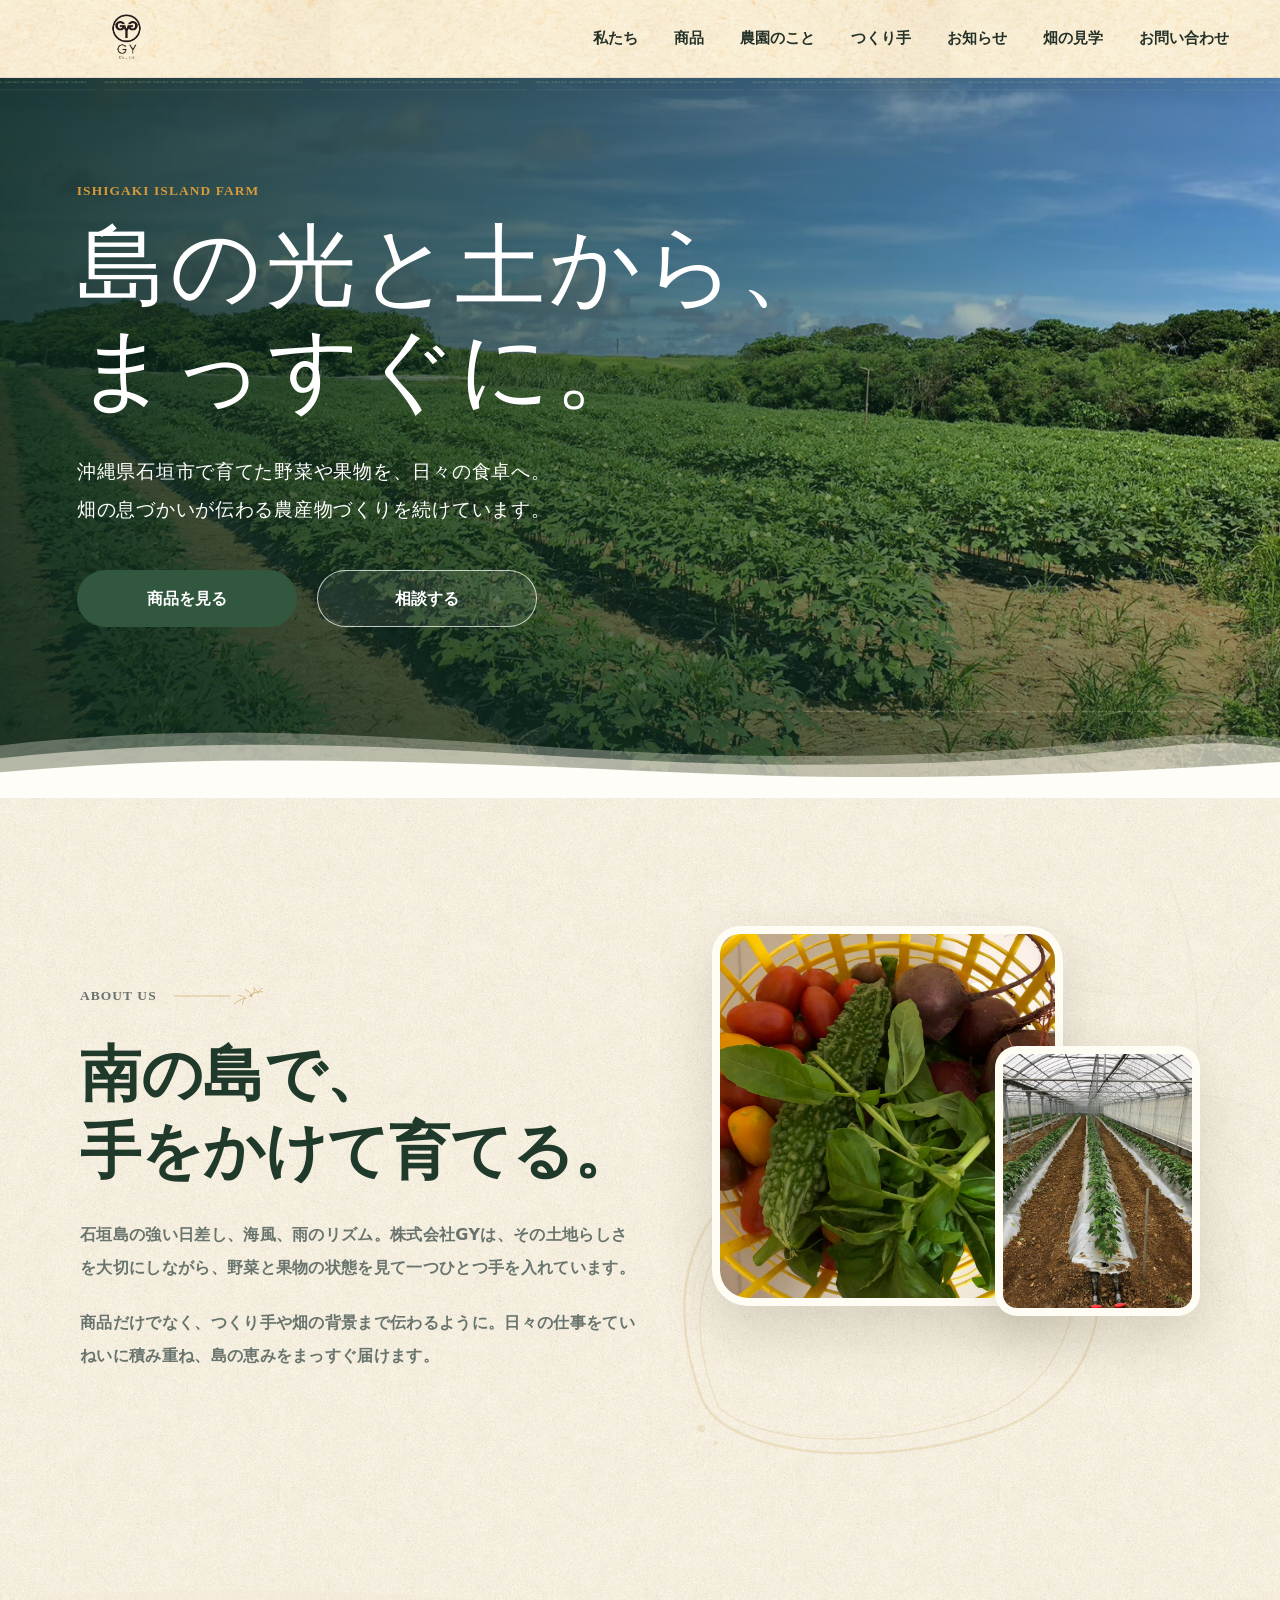
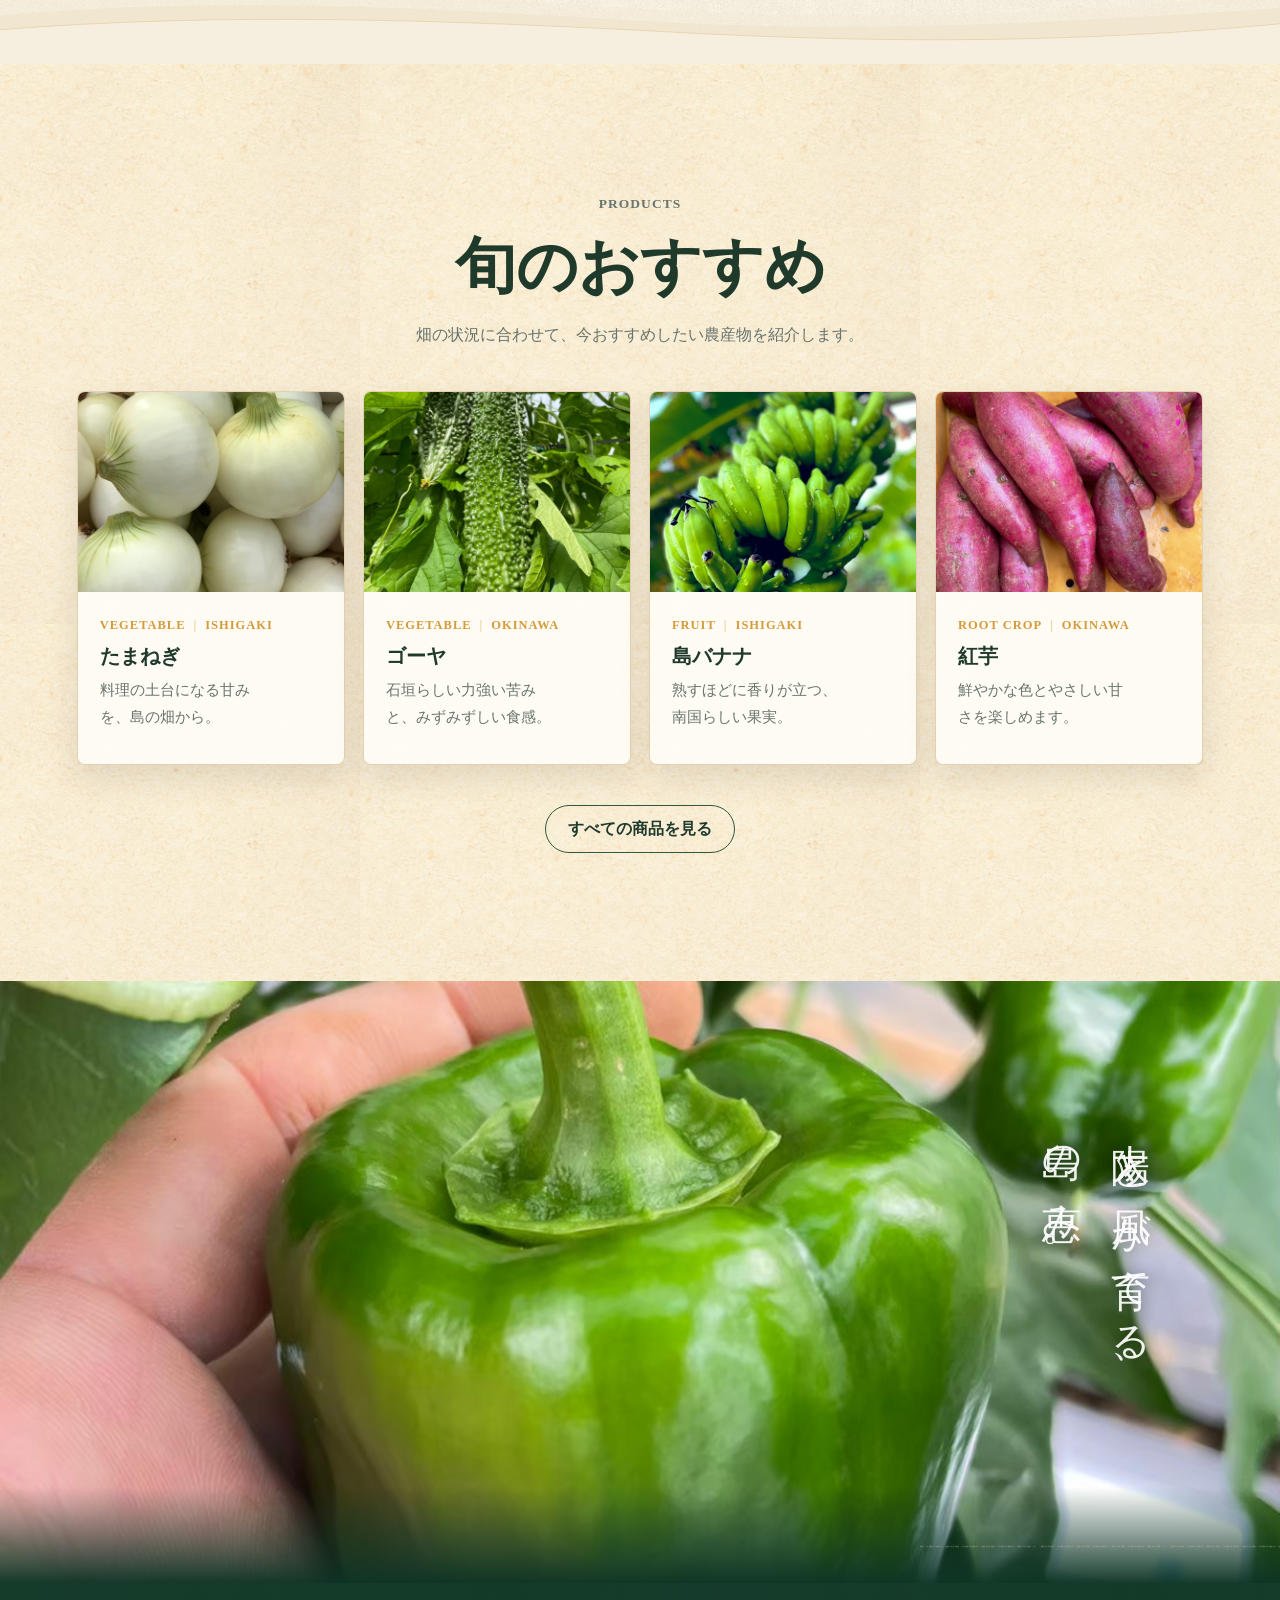
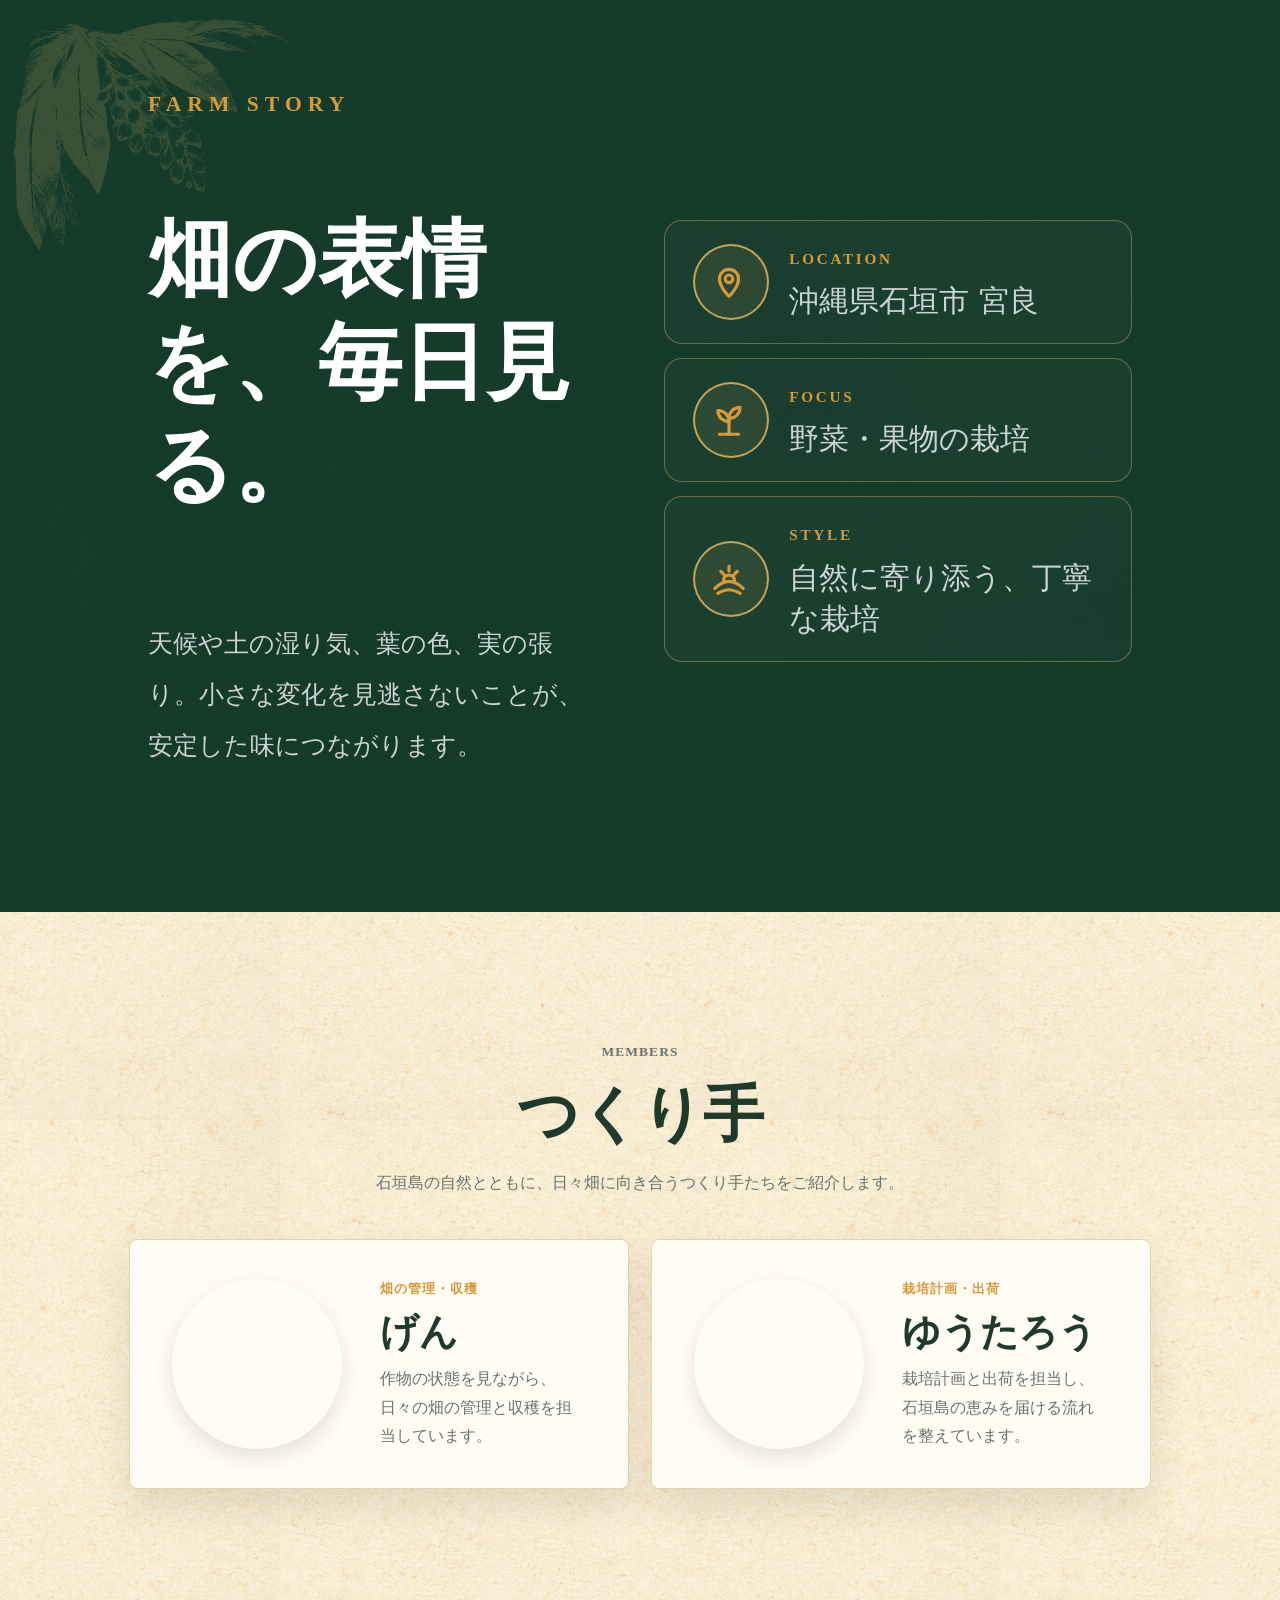
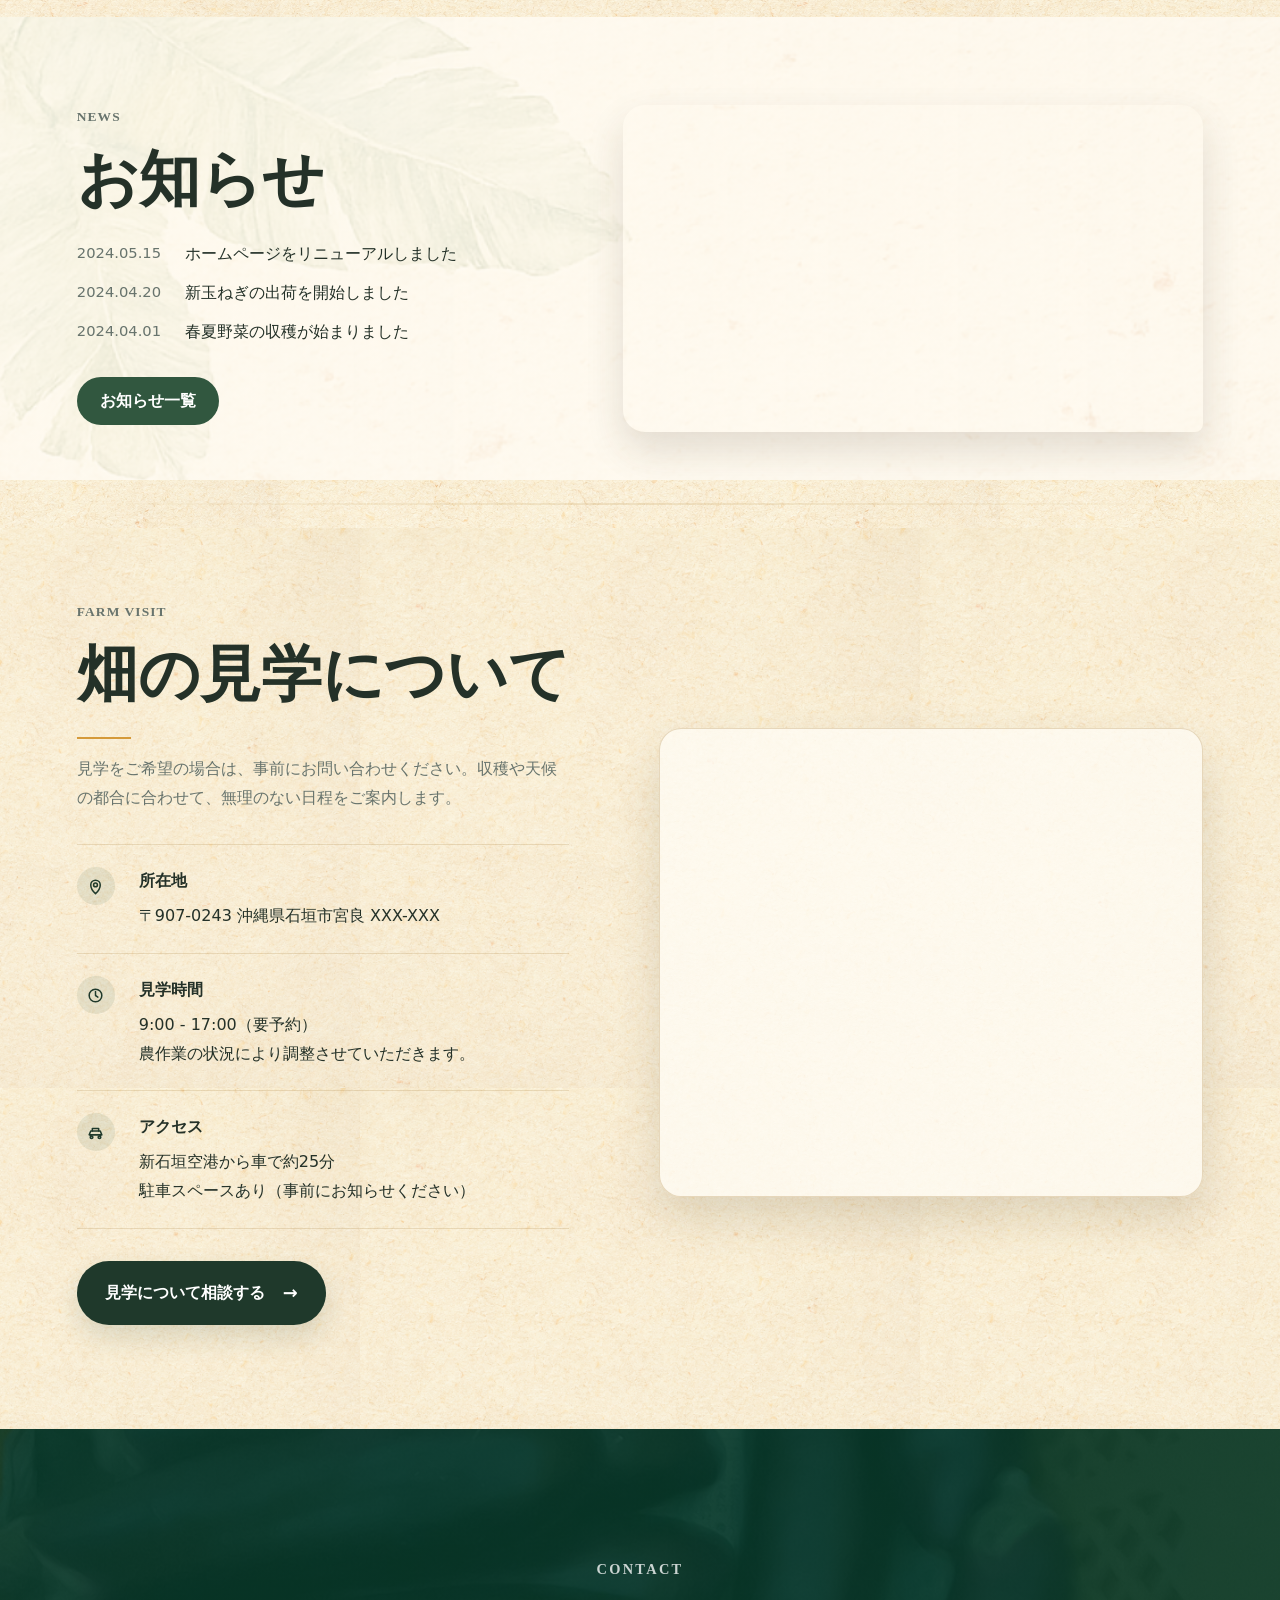
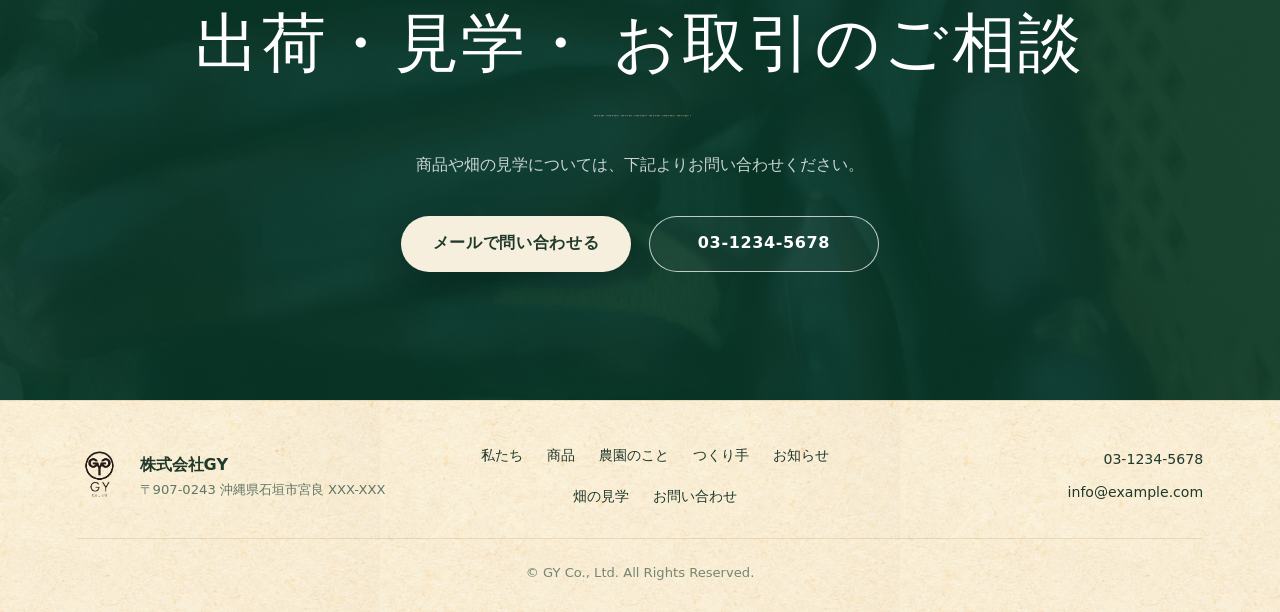
<file: index.html>
<!DOCTYPE html>
<html lang="ja">
<head>
  <meta charset="UTF-8">
  <meta name="viewport" content="width=device-width, initial-scale=1.0">
  <meta name="description" content="株式会社GYは、沖縄県石垣市で島の光と土に向き合いながら野菜や果物を育てる農園です。">
  <meta name="referrer" content="strict-origin-when-cross-origin">
  <meta http-equiv="Content-Security-Policy" content="default-src 'self'; img-src 'self' data:; script-src 'self'; style-src 'self'; frame-src https://www.google.com; base-uri 'self'; form-action 'self'; object-src 'none'; upgrade-insecure-requests">
  <meta property="og:type" content="website">
  <meta property="og:title" content="株式会社GY | 石垣島の農園">
  <meta property="og:description" content="沖縄県石垣市で、島の恵みをまっすぐ届ける農園です。">
  <meta property="og:image" content="./img/slider/image1.jpg">
  <title>株式会社GY | 石垣島の農園</title>
  <link rel="icon" href="./assets/favicon/favicon.ico" sizes="any">
  <link rel="icon" href="./assets/favicon/favicon.svg" type="image/svg+xml">
  <link rel="apple-touch-icon" href="./assets/favicon/apple-touch-icon.png">
  <link rel="manifest" href="./assets/favicon/site.webmanifest">
  <meta name="theme-color" content="#173C2D">
  <link rel="preload" href="./img/slider/image1.jpg" as="image">
  <link rel="stylesheet" href="./assets/css/styles.css">
  <script src="./assets/js/members.js" defer></script>
  <script src="./assets/js/items.js" defer></script>
  <script src="./assets/js/main.js" defer></script>
</head>
<body>
  <a class="skip-link" href="#main">本文へ移動</a>

  <header class="site-header" data-header>
    <a class="brand" href="./index.html#top" aria-label="株式会社GY ホーム">
      <img src="./img/logo_transparent.png" alt="株式会社GY" width="1122" height="1402">
    </a>

    <button class="menu-button" type="button" data-menu-button aria-controls="site-nav" aria-expanded="false" aria-label="メニューを開く">
      <span></span>
      <span></span>
      <span></span>
      <span class="sr-only">メニュー</span>
    </button>

    <nav class="site-nav" id="site-nav" data-menu aria-label="サイトナビゲーション">
      <div class="site-nav__drawer-header">
        <a class="site-nav__logo" href="./index.html#top" aria-label="株式会社GY ホーム">
          <img src="./img/logo_transparent.png" alt="株式会社GY" width="1122" height="1402" loading="lazy">
        </a>
        <button class="site-nav__close" type="button" data-menu-close aria-label="メニューを閉じる">
          <span></span>
          <span></span>
        </button>
      </div>
      <a href="#about">私たち</a>
      <a href="#products">商品</a>
      <a href="#farm">農園のこと</a>
      <a href="#members">つくり手</a>
      <a href="#news">お知らせ</a>
      <a href="#access">畑の見学</a>
      <a href="#contact">お問い合わせ</a>
    </nav>
  </header>

  <main id="main">
    <section class="hero" id="top" aria-labelledby="hero-title">
      <div class="hero-slider" data-slider aria-hidden="true">
        <div class="hero-slide hero-slide--farm is-active" data-slide>
          <img src="./img/slider/image1.jpg" alt="" width="1479" height="1109">
        </div>
        <div class="hero-slide hero-slide--vegetables" data-slide>
          <img src="./img/slider/image3.jpg" alt="" width="1109" height="1479">
        </div>
        <div class="hero-slide hero-slide--island" data-slide>
          <img src="./img/slider/image5.jpg" alt="" width="1024" height="768">
        </div>
        <div class="hero-slide hero-slide--crop" data-slide>
          <img src="./img/slider/image4.jpg" alt="" width="1479" height="1109">
        </div>
      </div>
      <div class="hero-content">
        <p class="eyebrow">ISHIGAKI ISLAND FARM</p>
        <h1 class="hero-title" id="hero-title">
          <span class="hero-title__line">島の光と土から、</span>
          <span class="hero-title__line">まっすぐに。</span>
        </h1>
        <p class="hero-copy">沖縄県石垣市で育てた野菜や果物を、日々の食卓へ。<br>畑の息づかいが伝わる農産物づくりを続けています。</p>
        <div class="hero-actions">
          <a class="button button-primary" href="./pages/products.html">商品を見る</a>
          <a class="button button-ghost" href="#contact">相談する</a>
        </div>
      </div>
      <svg class="hero-wave" viewBox="0 0 1440 180" preserveAspectRatio="none" aria-hidden="true">
        <path class="hero-wave-layer hero-wave-layer-back" d="M0 96 C240 58 430 82 660 102 C890 122 1100 112 1260 88 C1350 74 1400 78 1440 86 V180 H0 Z"></path>
        <path class="hero-wave-layer hero-wave-layer-middle" d="M0 116 C260 78 460 100 700 118 C920 135 1130 124 1290 100 C1370 88 1410 92 1440 100 V180 H0 Z"></path>
        <path class="hero-wave-layer hero-wave-layer-front" d="M0 138 C250 106 500 122 760 138 C980 152 1180 146 1440 122 V180 H0 Z"></path>
      </svg>
    </section>

    <section class="section about-section" id="about" aria-labelledby="about-title">
      <div class="about-section__inner">
        <div class="section-copy about-section__copy">
          <p class="eyebrow about-section__label">About Us</p>
          <h2 class="about-section__title" id="about-title">南の島で、<br>手をかけて育てる。</h2>
          <p class="about-section__lead">石垣島の強い日差し、海風、雨のリズム。株式会社GYは、その土地らしさを大切にしながら、野菜と果物の状態を見て一つひとつ手を入れています。</p>
          <p class="about-section__lead">商品だけでなく、つくり手や畑の背景まで伝わるように。日々の仕事をていねいに積み重ね、島の恵みをまっすぐ届けます。</p>
        </div>
        <div class="photo-pair about-section__photos" aria-label="農園の写真">
          <figure class="about-section__photo about-section__photo--main">
            <img src="./img/farm/farm-05.jpg" alt="収穫された農産物" width="1280" height="1280" loading="lazy">
          </figure>
          <figure class="about-section__photo about-section__photo--sub">
            <img src="./img/farm/farm-09.jpg" alt="ハウス内の畑" width="1109" height="1479" loading="lazy">
          </figure>
        </div>
      </div>
      <div class="about-section__wave" aria-hidden="true"></div>
    </section>

    <section class="section products-section" id="products" aria-labelledby="products-title">
      <div class="section-heading">
        <p class="eyebrow">Products</p>
        <h2 id="products-title">旬のおすすめ</h2>
        <p>畑の状況に合わせて、今おすすめしたい農産物を紹介します。</p>
      </div>

      <div class="product-grid" data-items-list data-items-mode="featured" data-products-href="./pages/products.html"></div>

      <div class="products-more">
        <a class="button button-outline" href="./pages/products.html">すべての商品を見る</a>
      </div>
    </section>

    <section class="story-band" id="farm" aria-labelledby="farm-title">
      <div class="story-media">
        <img src="./img/farm/farm-21.jpg" alt="畑で育つ作物" width="1280" height="1280" loading="lazy">
        <p class="story-media-caption">太陽と風が育てる、<br>島の恵み。</p>
      </div>
      <div class="story-copy">
        <p class="eyebrow">Farm Story</p>
        <h2 id="farm-title">畑の表情を、<br class="sp-only">毎日見る。</h2>
        <p>天候や土の湿り気、葉の色、実の張り。小さな変化を見逃さないことが、安定した味につながります。</p>
        <dl class="farm-facts">
          <div>
            <dt>Location</dt>
            <dd>沖縄県石垣市 宮良</dd>
          </div>
          <div>
            <dt>Focus</dt>
            <dd>野菜・果物の栽培</dd>
          </div>
          <div>
            <dt>Style</dt>
            <dd>自然に寄り添う、丁寧な栽培</dd>
          </div>
        </dl>
      </div>
    </section>

    <section class="section people-section" id="members" aria-labelledby="people-title">
      <div class="section-heading">
        <p class="eyebrow">Members</p>
        <h2 id="people-title">つくり手</h2>
        <p>石垣島の自然とともに、日々畑に向き合うつくり手たちをご紹介します。</p>
      </div>
      <div class="people-grid" data-members-list></div>
    </section>

    <section class="section news-section" id="news" aria-labelledby="news-title">
      <div class="section-grid">
        <div class="section-copy">
          <p class="eyebrow">News</p>
          <h2 id="news-title">お知らせ</h2>
          <ul class="news-list">
            <li><time datetime="2024-05-15">2024.05.15</time><span>ホームページをリニューアルしました</span></li>
            <li><time datetime="2024-04-20">2024.04.20</time><span>新玉ねぎの出荷を開始しました</span></li>
            <li><time datetime="2024-04-01">2024.04.01</time><span>春夏野菜の収穫が始まりました</span></li>
          </ul>
          <a class="button button-primary" href="./pages/news.html">お知らせ一覧</a>
        </div>
        <div class="news-photo">
          <img src="./img/farm/farm-31.jpg" alt="石垣島の農園風景" width="1280" height="1280" loading="lazy">
        </div>
      </div>
    </section>

    <div class="section-bridge" aria-hidden="true"></div>

    <section class="section access-section" id="access" aria-labelledby="access-title">
      <div class="section-grid">
        <div class="section-copy">
          <p class="eyebrow">Farm Visit</p>
          <h2 class="access-title" id="access-title">畑の見学<span class="nowrap">について</span></h2>
          <p class="access-lead">見学をご希望の場合は、事前にお問い合わせください。収穫や天候の都合に合わせて、無理のない日程をご案内します。</p>
          <div class="access-info">
            <div class="access-info-item">
              <span class="access-icon" aria-hidden="true">
                <svg viewBox="0 0 24 24"><path d="M12 21s6-5.4 6-11a6 6 0 1 0-12 0c0 5.6 6 11 6 11Z"></path><circle cx="12" cy="10" r="2.4"></circle></svg>
              </span>
              <p><strong>所在地</strong><br>〒907-0243 沖縄県石垣市宮良 XXX-XXX</p>
            </div>
            <div class="access-info-item">
              <span class="access-icon" aria-hidden="true">
                <svg viewBox="0 0 24 24"><circle cx="12" cy="12" r="8"></circle><path d="M12 7v5l3 2"></path></svg>
              </span>
              <p><strong>見学時間</strong><br>9:00 - 17:00（要予約）<br>農作業の状況により調整させていただきます。</p>
            </div>
            <div class="access-info-item">
              <span class="access-icon" aria-hidden="true">
                <svg viewBox="0 0 24 24"><path d="M4 15h16l-2-5H6l-2 5Z"></path><path d="M6 15v3"></path><path d="M18 15v3"></path><circle cx="7" cy="18" r="1.7"></circle><circle cx="17" cy="18" r="1.7"></circle><path d="M8 10V7h8v3"></path></svg>
              </span>
              <p><strong>アクセス</strong><br>新石垣空港から車で約25分<br>駐車スペースあり（事前にお知らせください）</p>
            </div>
          </div>
          <a class="access-cta" href="#contact">見学について相談する<span aria-hidden="true">→</span></a>
          <address>
            株式会社GY<br>
            〒123-4567 沖縄県石垣市宮良 XXX-XXX
          </address>
        </div>
        <div class="map-frame">
          <iframe
            title="株式会社GY 周辺地図"
            src="https://www.google.com/maps?q=%E6%B2%96%E7%B8%84%E7%9C%8C%E7%9F%B3%E5%9E%A3%E5%B8%82%E5%AE%AE%E8%89%AF&z=13&output=embed"
            loading="lazy"
            referrerpolicy="no-referrer-when-downgrade"
            allowfullscreen>
          </iframe>
        </div>
      </div>
    </section>

    <section class="contact-section" id="contact" aria-labelledby="contact-title">
      <div class="contact-inner">
        <p class="contact-label">Contact</p>
        <h2 class="contact-title" id="contact-title">
          <span>出荷・見学・</span>
          <span>お取引のご相談</span>
        </h2>
        <div class="contact-divider" aria-hidden="true"></div>
        <p>商品や畑の見学については、下記よりお問い合わせください。</p>
        <div class="contact-actions">
          <a class="contact-button contact-button--mail" href="mailto:info@example.com">メールで問い合わせる</a>
          <a class="contact-button contact-button--tel" href="tel:0312345678">03-1234-5678</a>
        </div>
      </div>
    </section>
  </main>

  <footer class="site-footer">
    <div class="site-footer__inner">
      <div class="site-footer__brand">
        <img src="./img/logo_transparent.png" alt="株式会社GY" width="1122" height="1402" loading="lazy">
        <div>
          <p class="site-footer__name">株式会社GY</p>
          <p class="site-footer__address">〒907-0243 沖縄県石垣市宮良 XXX-XXX</p>
        </div>
      </div>
      <nav class="site-footer__nav" aria-label="フッターナビゲーション">
        <a href="#about">私たち</a>
        <a href="#products">商品</a>
        <a href="#farm">農園のこと</a>
        <a href="#members">つくり手</a>
        <a href="#news">お知らせ</a>
        <a href="#access">畑の見学</a>
        <a href="#contact">お問い合わせ</a>
      </nav>
      <div class="site-footer__contact">
        <a href="tel:0312345678">03-1234-5678</a>
        <a href="mailto:info@example.com">info@example.com</a>
      </div>
    </div>
    <small class="site-footer__copyright">&copy; GY Co., Ltd. All Rights Reserved.</small>
  </footer>
</body>
</html>
</file>
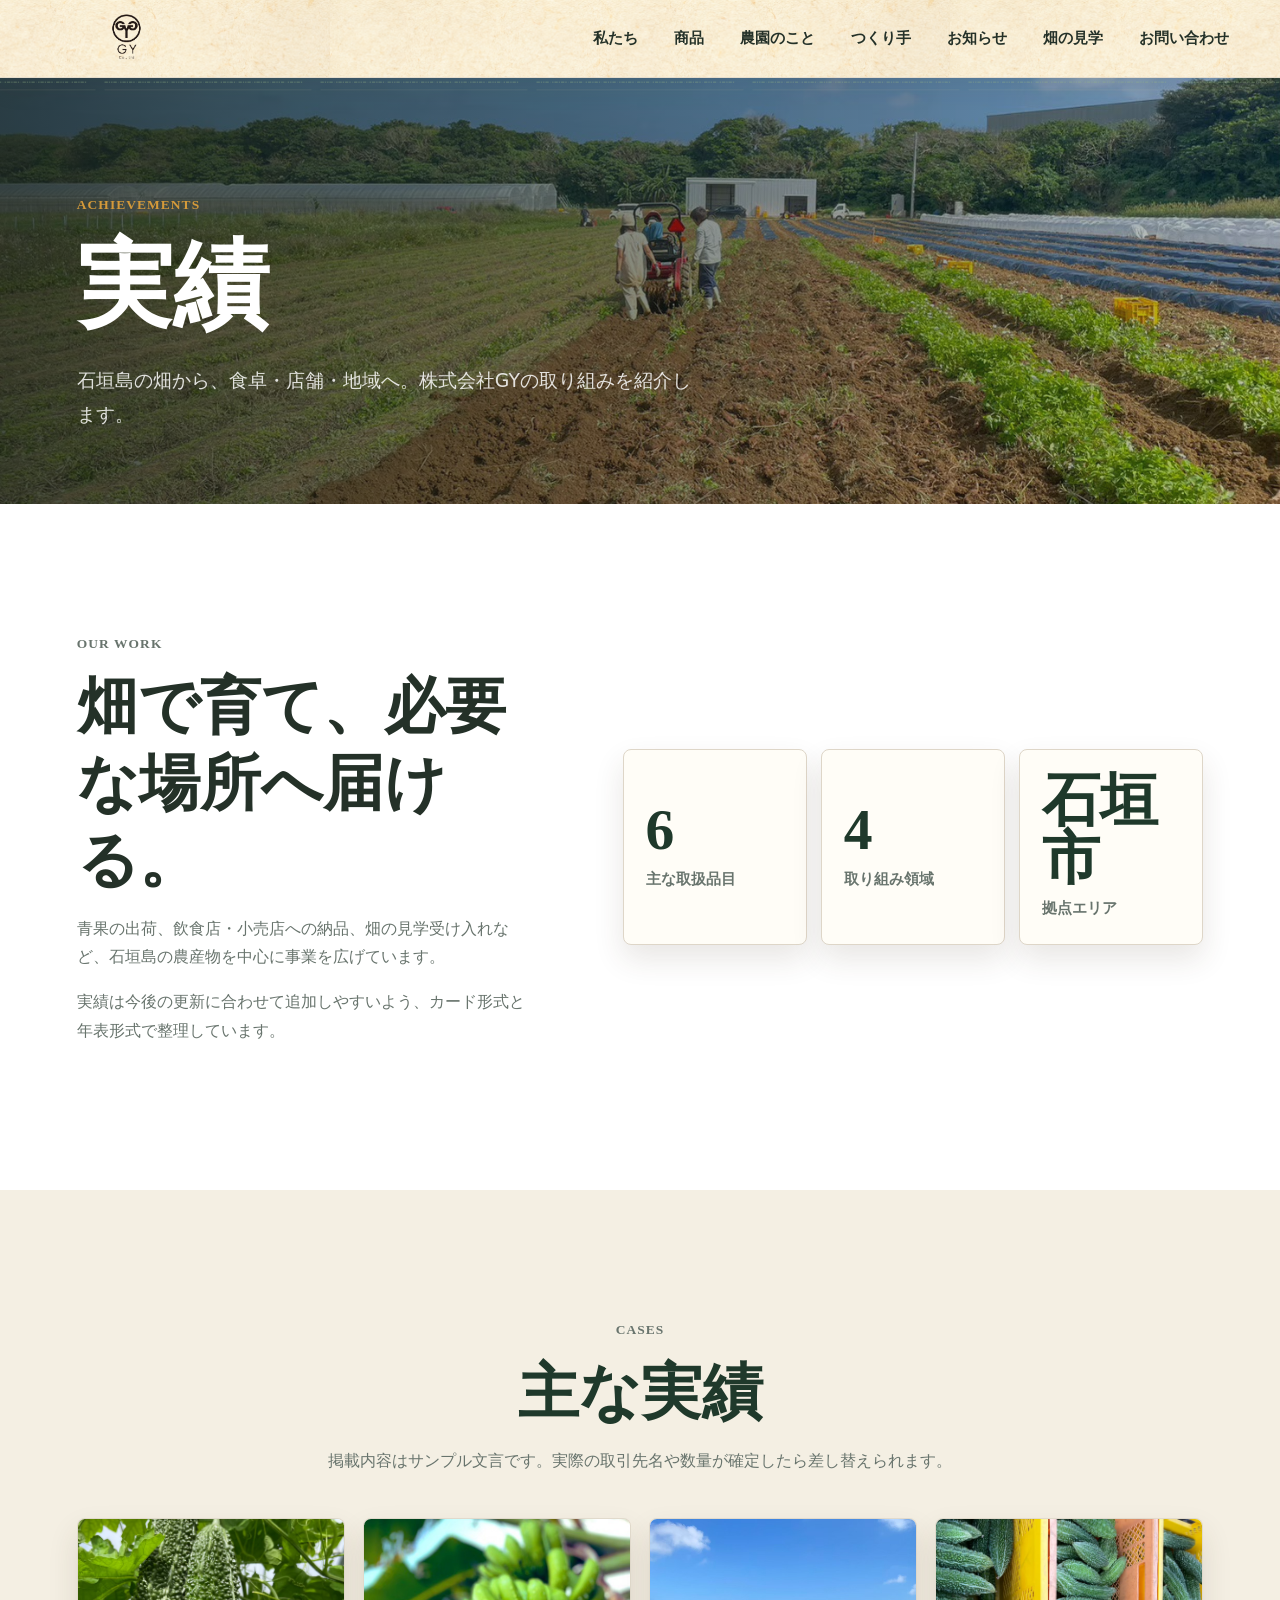
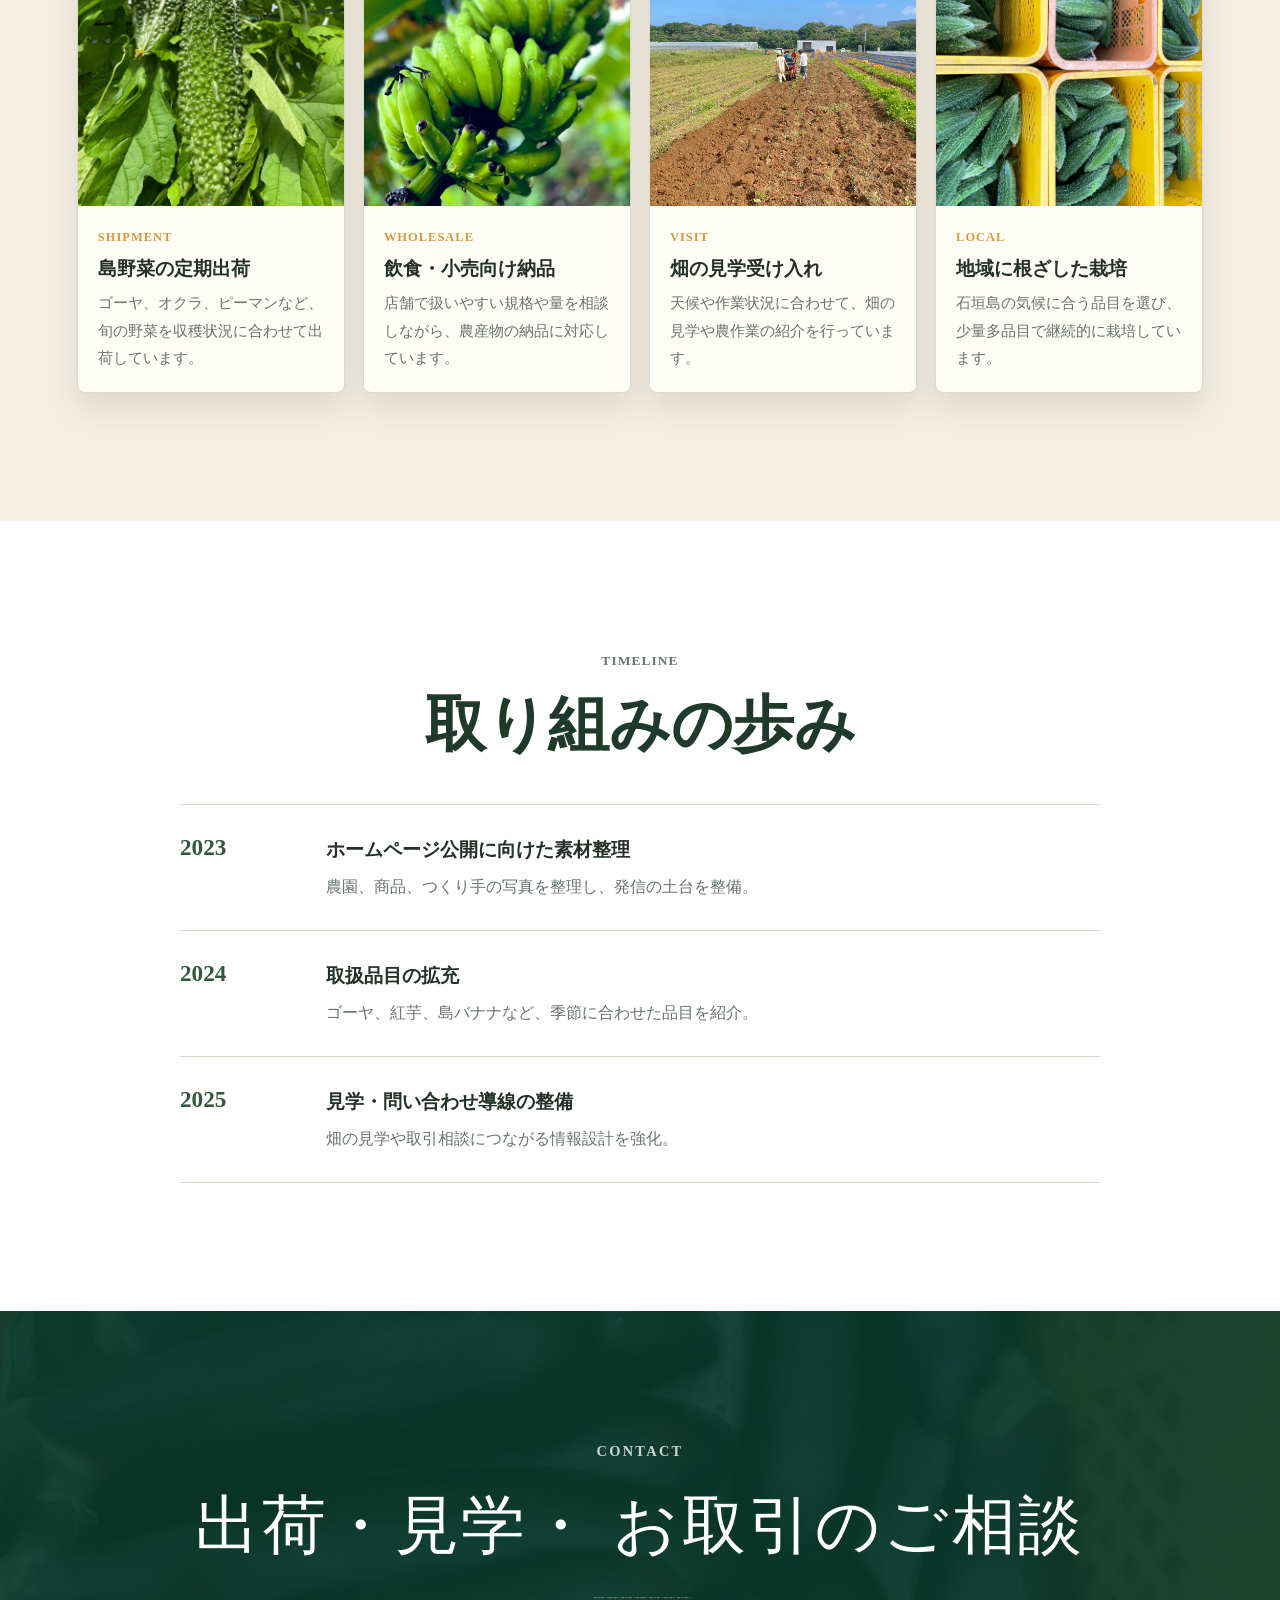
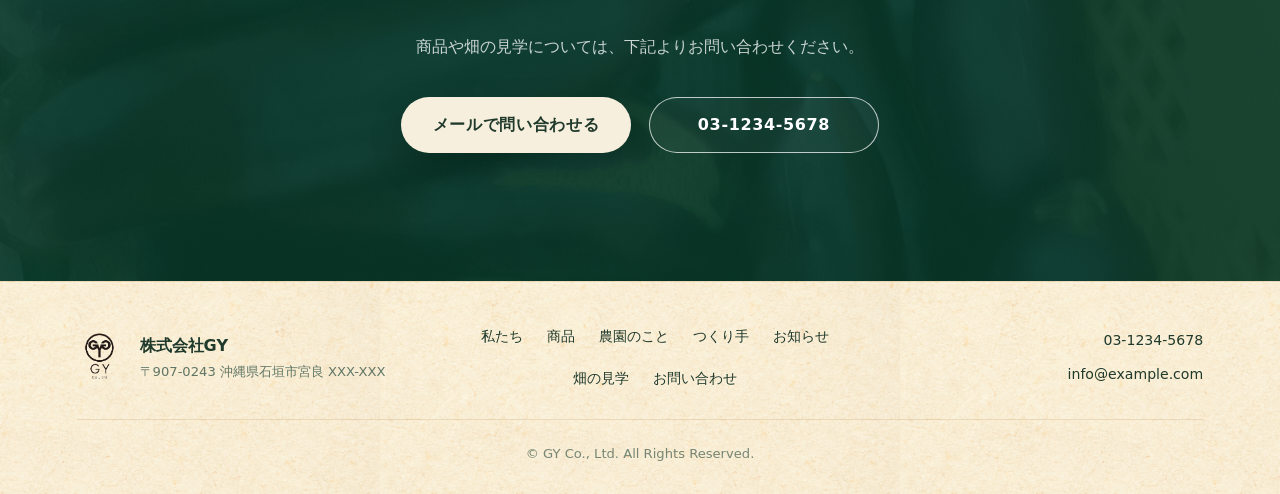
<file: achievements.html>
<!DOCTYPE html>
<html lang="ja">
<head>
  <meta charset="UTF-8">
  <meta name="viewport" content="width=device-width, initial-scale=1.0">
  <meta name="description" content="株式会社GYの出荷、取引、見学受け入れ、地域連携などの実績をご紹介します。">
  <meta name="referrer" content="strict-origin-when-cross-origin">
  <meta http-equiv="Content-Security-Policy" content="default-src 'self'; img-src 'self' data:; script-src 'self'; style-src 'self'; frame-src https://www.google.com; base-uri 'self'; form-action 'self'; object-src 'none'; upgrade-insecure-requests">
  <meta property="og:type" content="website">
  <meta property="og:title" content="実績 | 株式会社GY">
  <meta property="og:description" content="石垣島の畑から広がる、株式会社GYの取り組み実績です。">
  <meta property="og:image" content="./img/farm/farm-31.jpg">
  <title>実績 | 株式会社GY</title>
  <link rel="icon" href="./assets/favicon/favicon.ico" sizes="any">
  <link rel="icon" href="./assets/favicon/favicon.svg" type="image/svg+xml">
  <link rel="apple-touch-icon" href="./assets/favicon/apple-touch-icon.png">
  <link rel="manifest" href="./assets/favicon/site.webmanifest">
  <meta name="theme-color" content="#173C2D">
  <link rel="stylesheet" href="./assets/css/styles.css">
  <script src="./assets/js/main.js" defer></script>
</head>
<body>
  <a class="skip-link" href="#main">本文へ移動</a>

  <header class="site-header" data-header>
    <a class="brand" href="./index.html#top" aria-label="株式会社GY ホーム">
      <img src="./img/logo_transparent.png" alt="株式会社GY" width="1122" height="1402">
    </a>

    <button class="menu-button" type="button" data-menu-button aria-controls="site-nav" aria-expanded="false" aria-label="メニューを開く">
      <span></span>
      <span></span>
      <span></span>
      <span class="sr-only">メニュー</span>
    </button>

    <nav class="site-nav" id="site-nav" data-menu aria-label="サイトナビゲーション">
      <div class="site-nav__drawer-header">
        <a class="site-nav__logo" href="./index.html#top" aria-label="株式会社GY ホーム">
          <img src="./img/logo_transparent.png" alt="株式会社GY" width="1122" height="1402" loading="lazy">
        </a>
        <button class="site-nav__close" type="button" data-menu-close aria-label="メニューを閉じる">
          <span></span>
          <span></span>
        </button>
      </div>
      <a href="./index.html#about">私たち</a>
      <a href="./index.html#products">商品</a>
      <a href="./index.html#farm">農園のこと</a>
      <a href="./index.html#members">つくり手</a>
      <a href="./news.html">お知らせ</a>
      <a href="./index.html#access">畑の見学</a>
      <a href="./index.html#contact">お問い合わせ</a>
    </nav>
  </header>

  <main id="main">
    <section class="page-hero achievements-page-hero" aria-labelledby="page-title">
      <div>
        <p class="eyebrow">Achievements</p>
        <h1 id="page-title">実績</h1>
        <p>石垣島の畑から、食卓・店舗・地域へ。株式会社GYの取り組みを紹介します。</p>
      </div>
    </section>

    <section class="section achievements-intro" aria-labelledby="achievement-summary-title">
      <div class="section-grid">
        <div class="section-copy">
          <p class="eyebrow">Our Work</p>
          <h2 id="achievement-summary-title">畑で育て、必要な場所へ届ける。</h2>
          <p>青果の出荷、飲食店・小売店への納品、畑の見学受け入れなど、石垣島の農産物を中心に事業を広げています。</p>
          <p>実績は今後の更新に合わせて追加しやすいよう、カード形式と年表形式で整理しています。</p>
        </div>
        <div class="achievement-stats" aria-label="実績概要">
          <div>
            <strong>6</strong>
            <span>主な取扱品目</span>
          </div>
          <div>
            <strong>4</strong>
            <span>取り組み領域</span>
          </div>
          <div>
            <strong>石垣市</strong>
            <span>拠点エリア</span>
          </div>
        </div>
      </div>
    </section>

    <section class="section achievements-section" aria-labelledby="achievement-list-title">
      <div class="section-heading">
        <p class="eyebrow">Cases</p>
        <h2 id="achievement-list-title">主な実績</h2>
        <p>掲載内容はサンプル文言です。実際の取引先名や数量が確定したら差し替えられます。</p>
      </div>

      <div class="achievement-grid">
        <article class="achievement-card">
          <img src="./img/item/goya/image.jpg" alt="ゴーヤ" width="768" height="1024" loading="lazy">
          <div>
            <p class="achievement-label">Shipment</p>
            <h3>島野菜の定期出荷</h3>
            <p>ゴーヤ、オクラ、ピーマンなど、旬の野菜を収穫状況に合わせて出荷しています。</p>
          </div>
        </article>
        <article class="achievement-card">
          <img src="./img/item/banana/image.jpg" alt="島バナナ" width="768" height="1024" loading="lazy">
          <div>
            <p class="achievement-label">Wholesale</p>
            <h3>飲食・小売向け納品</h3>
            <p>店舗で扱いやすい規格や量を相談しながら、農産物の納品に対応しています。</p>
          </div>
        </article>
        <article class="achievement-card">
          <img src="./img/farm/farm-31.jpg" alt="畑での作業風景" width="1280" height="1280" loading="lazy">
          <div>
            <p class="achievement-label">Visit</p>
            <h3>畑の見学受け入れ</h3>
            <p>天候や作業状況に合わせて、畑の見学や農作業の紹介を行っています。</p>
          </div>
        </article>
        <article class="achievement-card">
          <img src="./img/farm/farm-40.jpg" alt="農園の収穫物" width="1280" height="1280" loading="lazy">
          <div>
            <p class="achievement-label">Local</p>
            <h3>地域に根ざした栽培</h3>
            <p>石垣島の気候に合う品目を選び、少量多品目で継続的に栽培しています。</p>
          </div>
        </article>
      </div>
    </section>

    <section class="section timeline-section" aria-labelledby="timeline-title">
      <div class="section-heading">
        <p class="eyebrow">Timeline</p>
        <h2 id="timeline-title">取り組みの歩み</h2>
      </div>
      <ol class="timeline">
        <li>
          <time datetime="2023">2023</time>
          <div>
            <h3>ホームページ公開に向けた素材整理</h3>
            <p>農園、商品、つくり手の写真を整理し、発信の土台を整備。</p>
          </div>
        </li>
        <li>
          <time datetime="2024">2024</time>
          <div>
            <h3>取扱品目の拡充</h3>
            <p>ゴーヤ、紅芋、島バナナなど、季節に合わせた品目を紹介。</p>
          </div>
        </li>
        <li>
          <time datetime="2025">2025</time>
          <div>
            <h3>見学・問い合わせ導線の整備</h3>
            <p>畑の見学や取引相談につながる情報設計を強化。</p>
          </div>
        </li>
      </ol>
    </section>

    <section class="contact-section" id="contact" aria-labelledby="achievement-contact-title">
      <div class="contact-inner">
        <p class="contact-label">Contact</p>
        <h2 class="contact-title" id="achievement-contact-title">
          <span>出荷・見学・</span>
          <span>お取引のご相談</span>
        </h2>
        <div class="contact-divider" aria-hidden="true"></div>
        <p>商品や畑の見学については、下記よりお問い合わせください。</p>
        <div class="contact-actions">
          <a class="contact-button contact-button--mail" href="mailto:info@example.com">メールで問い合わせる</a>
          <a class="contact-button contact-button--tel" href="tel:0312345678">03-1234-5678</a>
        </div>
      </div>
    </section>
  </main>

  <footer class="site-footer">
    <div class="site-footer__inner">
      <div class="site-footer__brand">
        <img src="./img/logo_transparent.png" alt="株式会社GY" width="1122" height="1402" loading="lazy">
        <div>
          <p class="site-footer__name">株式会社GY</p>
          <p class="site-footer__address">〒907-0243 沖縄県石垣市宮良 XXX-XXX</p>
        </div>
      </div>
      <nav class="site-footer__nav" aria-label="フッターナビゲーション">
        <a href="./index.html#about">私たち</a>
        <a href="./index.html#products">商品</a>
        <a href="./index.html#farm">農園のこと</a>
        <a href="./index.html#members">つくり手</a>
        <a href="./news.html">お知らせ</a>
        <a href="./index.html#access">畑の見学</a>
        <a href="./index.html#contact">お問い合わせ</a>
      </nav>
      <div class="site-footer__contact">
        <a href="tel:0312345678">03-1234-5678</a>
        <a href="mailto:info@example.com">info@example.com</a>
      </div>
    </div>
    <small class="site-footer__copyright">&copy; GY Co., Ltd. All Rights Reserved.</small>
  </footer>
</body>
</html>
</file>
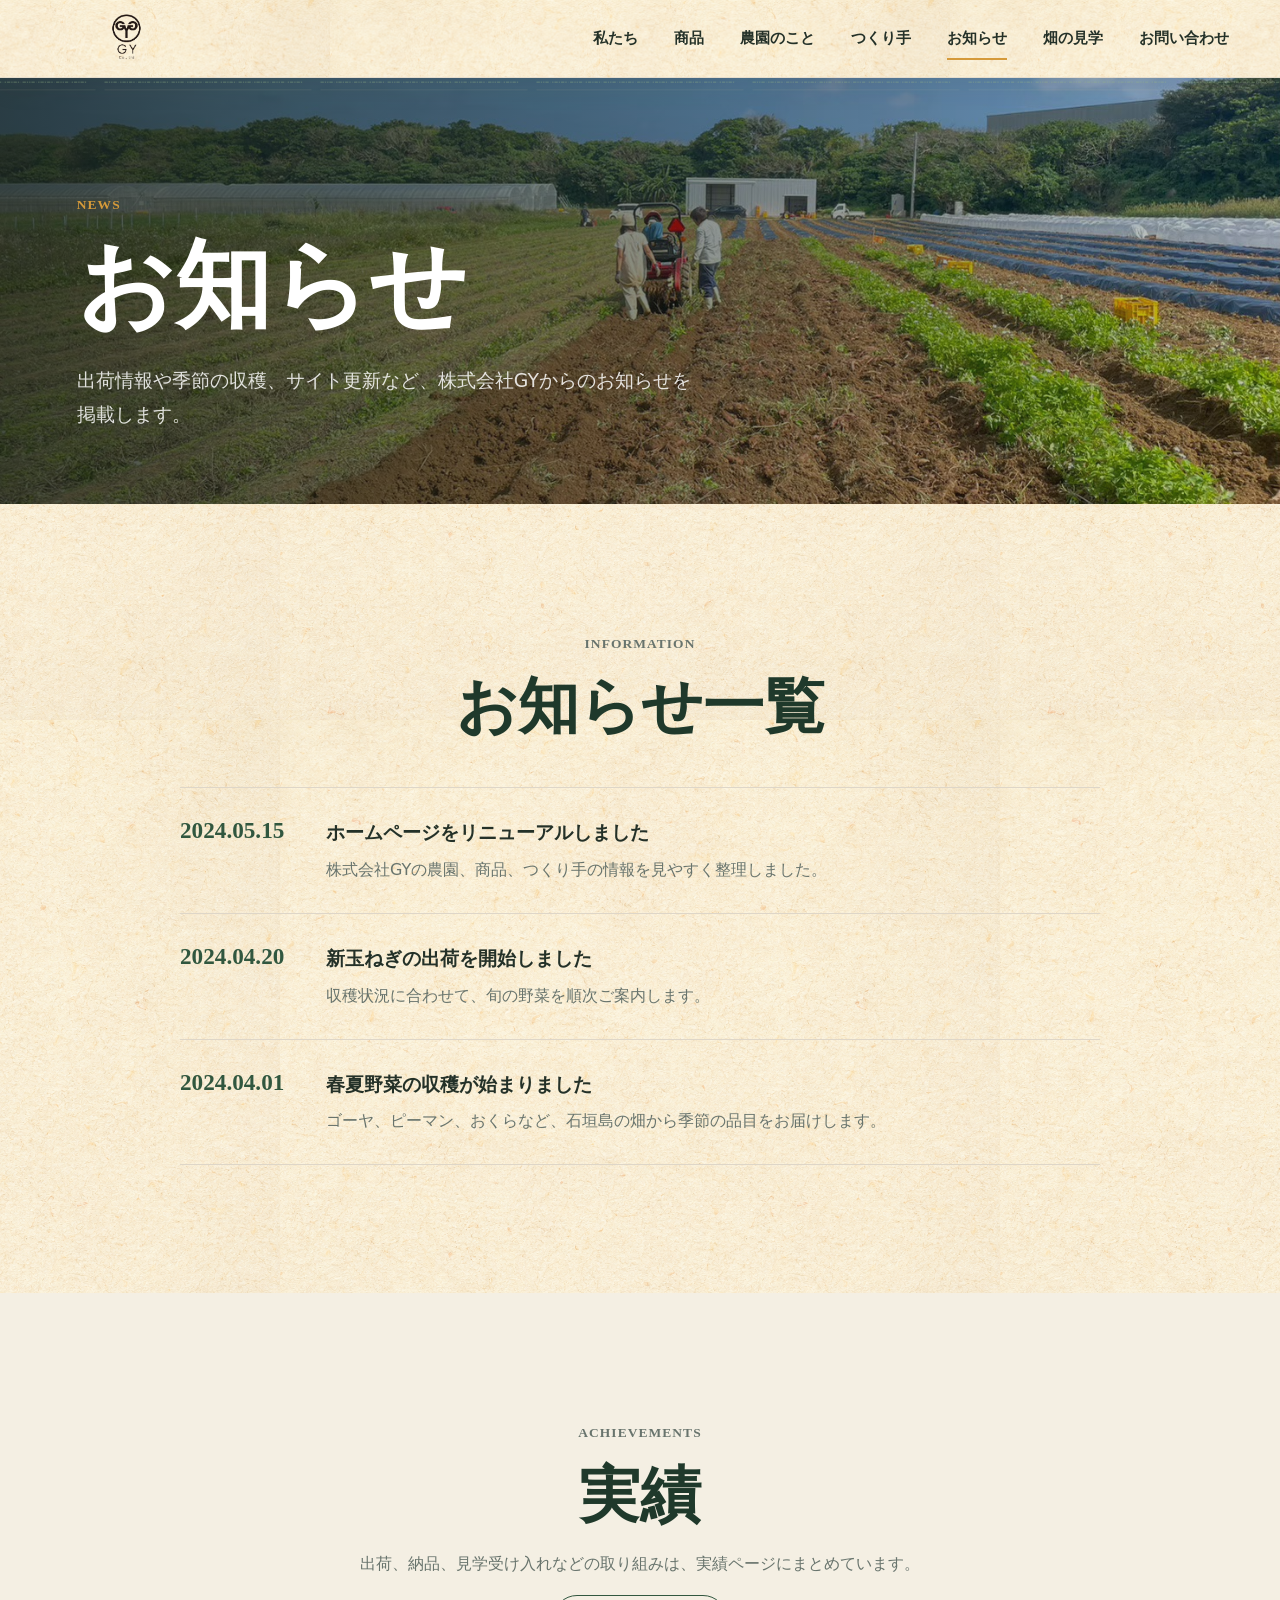
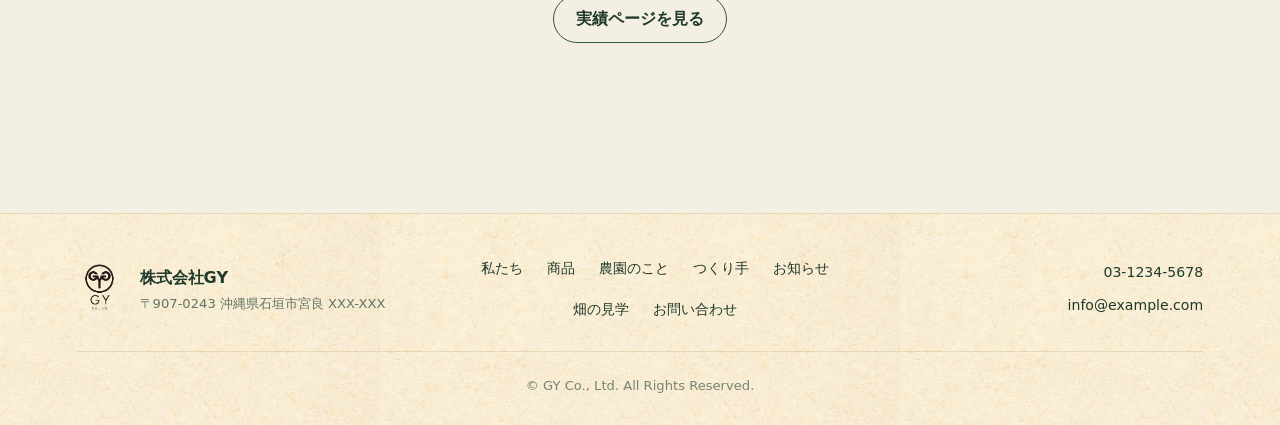
<file: news.html>
<!DOCTYPE html>
<html lang="ja">
<head>
  <meta charset="UTF-8">
  <meta name="viewport" content="width=device-width, initial-scale=1.0">
  <meta name="description" content="株式会社GYからのお知らせ一覧です。出荷情報、季節の収穫、サイト更新などを掲載します。">
  <meta name="referrer" content="strict-origin-when-cross-origin">
  <meta http-equiv="Content-Security-Policy" content="default-src 'self'; img-src 'self' data:; script-src 'self'; style-src 'self'; frame-src https://www.google.com; base-uri 'self'; form-action 'self'; object-src 'none'; upgrade-insecure-requests">
  <meta property="og:type" content="website">
  <meta property="og:title" content="お知らせ | 株式会社GY">
  <meta property="og:description" content="株式会社GYからのお知らせ一覧です。">
  <meta property="og:image" content="./img/farm/farm-31.jpg">
  <title>お知らせ | 株式会社GY</title>
  <link rel="icon" href="./assets/favicon/favicon.ico" sizes="any">
  <link rel="icon" href="./assets/favicon/favicon.svg" type="image/svg+xml">
  <link rel="apple-touch-icon" href="./assets/favicon/apple-touch-icon.png">
  <link rel="manifest" href="./assets/favicon/site.webmanifest">
  <meta name="theme-color" content="#173C2D">
  <link rel="stylesheet" href="./assets/css/styles.css">
  <script src="./assets/js/main.js" defer></script>
</head>
<body>
  <a class="skip-link" href="#main">本文へ移動</a>

  <header class="site-header" data-header>
    <a class="brand" href="./index.html#top" aria-label="株式会社GY ホーム">
      <img src="./img/logo_transparent.png" alt="株式会社GY" width="1122" height="1402">
    </a>

    <button class="menu-button" type="button" data-menu-button aria-controls="site-nav" aria-expanded="false" aria-label="メニューを開く">
      <span></span>
      <span></span>
      <span></span>
      <span class="sr-only">メニュー</span>
    </button>

    <nav class="site-nav" id="site-nav" data-menu aria-label="サイトナビゲーション">
      <div class="site-nav__drawer-header">
        <a class="site-nav__logo" href="./index.html#top" aria-label="株式会社GY ホーム">
          <img src="./img/logo_transparent.png" alt="株式会社GY" width="1122" height="1402" loading="lazy">
        </a>
        <button class="site-nav__close" type="button" data-menu-close aria-label="メニューを閉じる">
          <span></span>
          <span></span>
        </button>
      </div>
      <a href="./index.html#about">私たち</a>
      <a href="./index.html#products">商品</a>
      <a href="./index.html#farm">農園のこと</a>
      <a href="./index.html#members">つくり手</a>
      <a href="./news.html" aria-current="page">お知らせ</a>
      <a href="./index.html#access">畑の見学</a>
      <a href="./index.html#contact">お問い合わせ</a>
    </nav>
  </header>

  <main id="main">
    <section class="page-hero news-page-hero" aria-labelledby="page-title">
      <div>
        <p class="eyebrow">News</p>
        <h1 id="page-title">お知らせ</h1>
        <p>出荷情報や季節の収穫、サイト更新など、株式会社GYからのお知らせを掲載します。</p>
      </div>
    </section>

    <section class="section news-page-section" aria-labelledby="news-list-title">
      <div class="section-heading">
        <p class="eyebrow">Information</p>
        <h2 id="news-list-title">お知らせ一覧</h2>
      </div>
      <ol class="timeline news-timeline">
        <li>
          <time datetime="2024-05-15">2024.05.15</time>
          <div>
            <h3>ホームページをリニューアルしました</h3>
            <p>株式会社GYの農園、商品、つくり手の情報を見やすく整理しました。</p>
          </div>
        </li>
        <li>
          <time datetime="2024-04-20">2024.04.20</time>
          <div>
            <h3>新玉ねぎの出荷を開始しました</h3>
            <p>収穫状況に合わせて、旬の野菜を順次ご案内します。</p>
          </div>
        </li>
        <li>
          <time datetime="2024-04-01">2024.04.01</time>
          <div>
            <h3>春夏野菜の収穫が始まりました</h3>
            <p>ゴーヤ、ピーマン、おくらなど、石垣島の畑から季節の品目をお届けします。</p>
          </div>
        </li>
      </ol>
    </section>

    <section class="section achievements-section" aria-labelledby="achievements-link-title">
      <div class="section-heading">
        <p class="eyebrow">Achievements</p>
        <h2 id="achievements-link-title">実績</h2>
        <p>出荷、納品、見学受け入れなどの取り組みは、実績ページにまとめています。</p>
        <a class="button button-outline" href="./achievements.html">実績ページを見る</a>
      </div>
    </section>
  </main>

  <footer class="site-footer">
    <div class="site-footer__inner">
      <div class="site-footer__brand">
        <img src="./img/logo_transparent.png" alt="株式会社GY" width="1122" height="1402" loading="lazy">
        <div>
          <p class="site-footer__name">株式会社GY</p>
          <p class="site-footer__address">〒907-0243 沖縄県石垣市宮良 XXX-XXX</p>
        </div>
      </div>
      <nav class="site-footer__nav" aria-label="フッターナビゲーション">
        <a href="./index.html#about">私たち</a>
        <a href="./index.html#products">商品</a>
        <a href="./index.html#farm">農園のこと</a>
        <a href="./index.html#members">つくり手</a>
        <a href="./news.html">お知らせ</a>
        <a href="./index.html#access">畑の見学</a>
        <a href="./index.html#contact">お問い合わせ</a>
      </nav>
      <div class="site-footer__contact">
        <a href="tel:0312345678">03-1234-5678</a>
        <a href="mailto:info@example.com">info@example.com</a>
      </div>
    </div>
    <small class="site-footer__copyright">&copy; GY Co., Ltd. All Rights Reserved.</small>
  </footer>
</body>
</html>
</file>
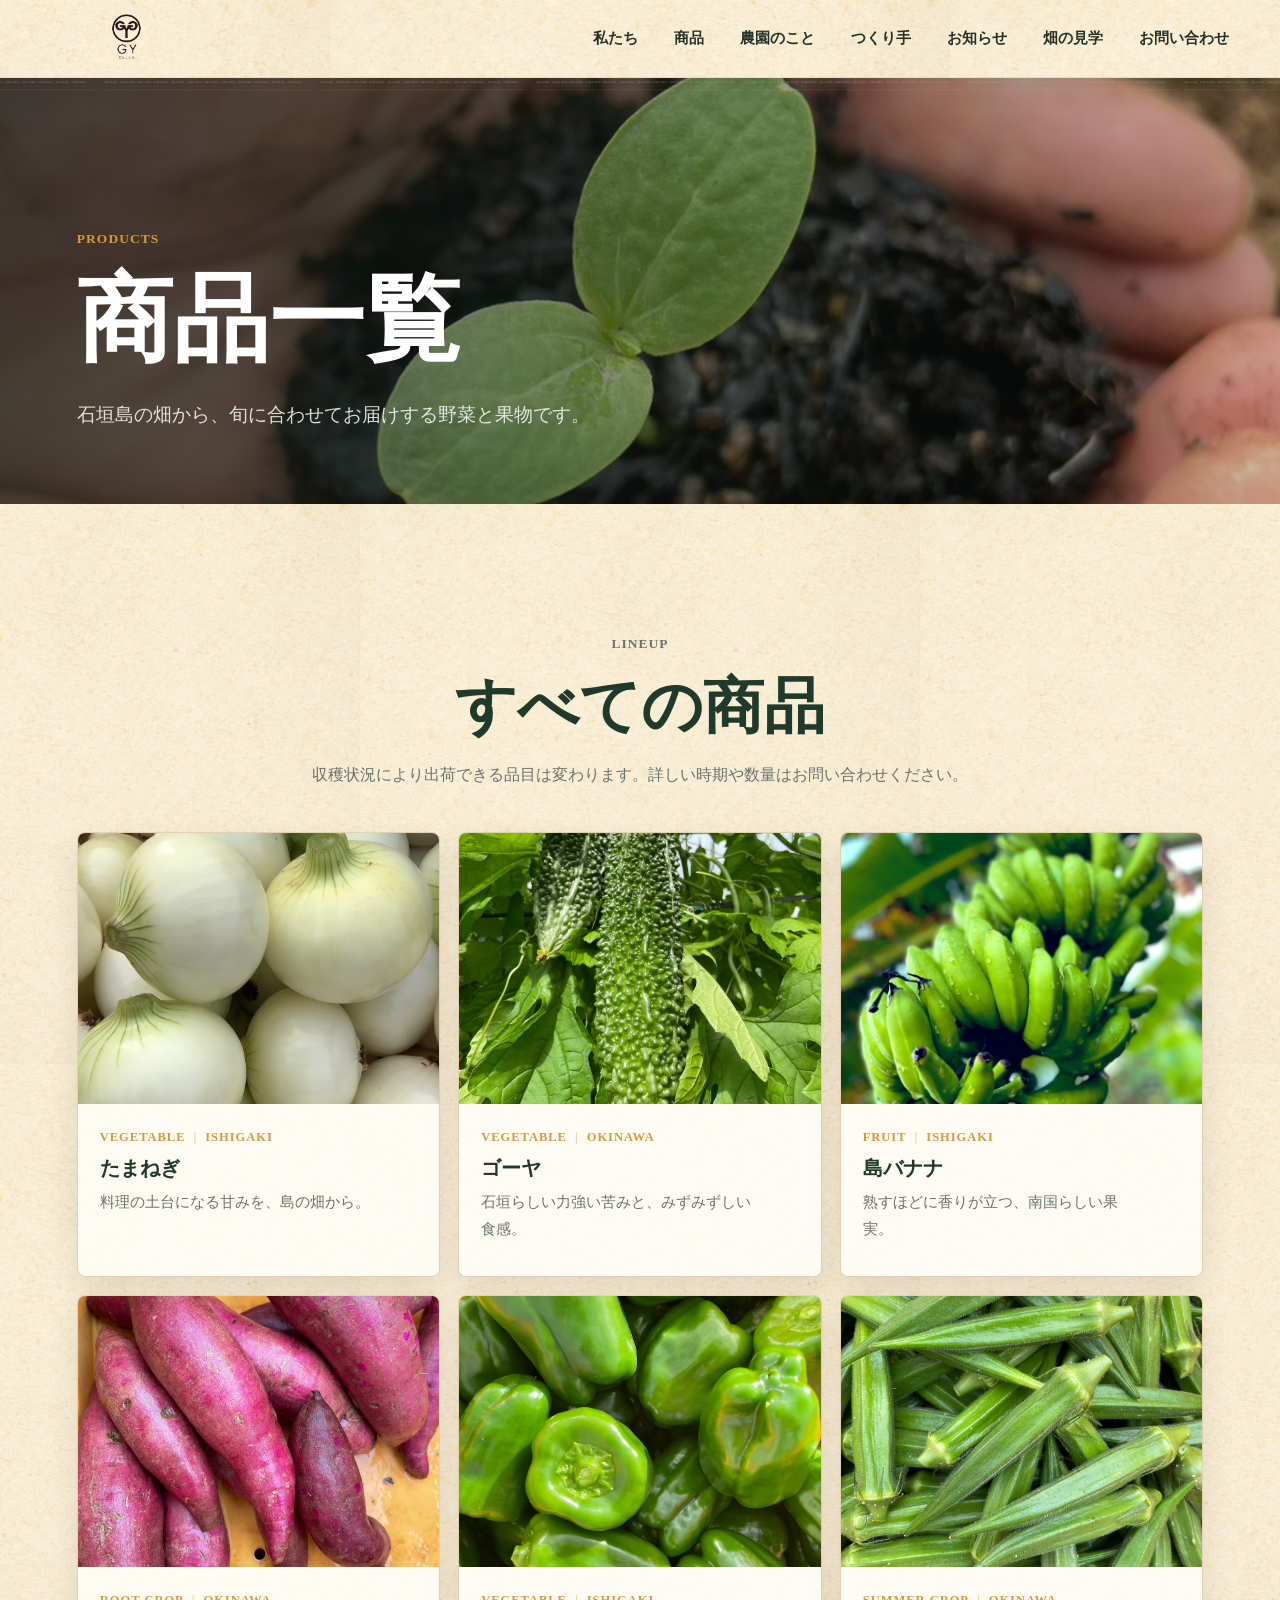
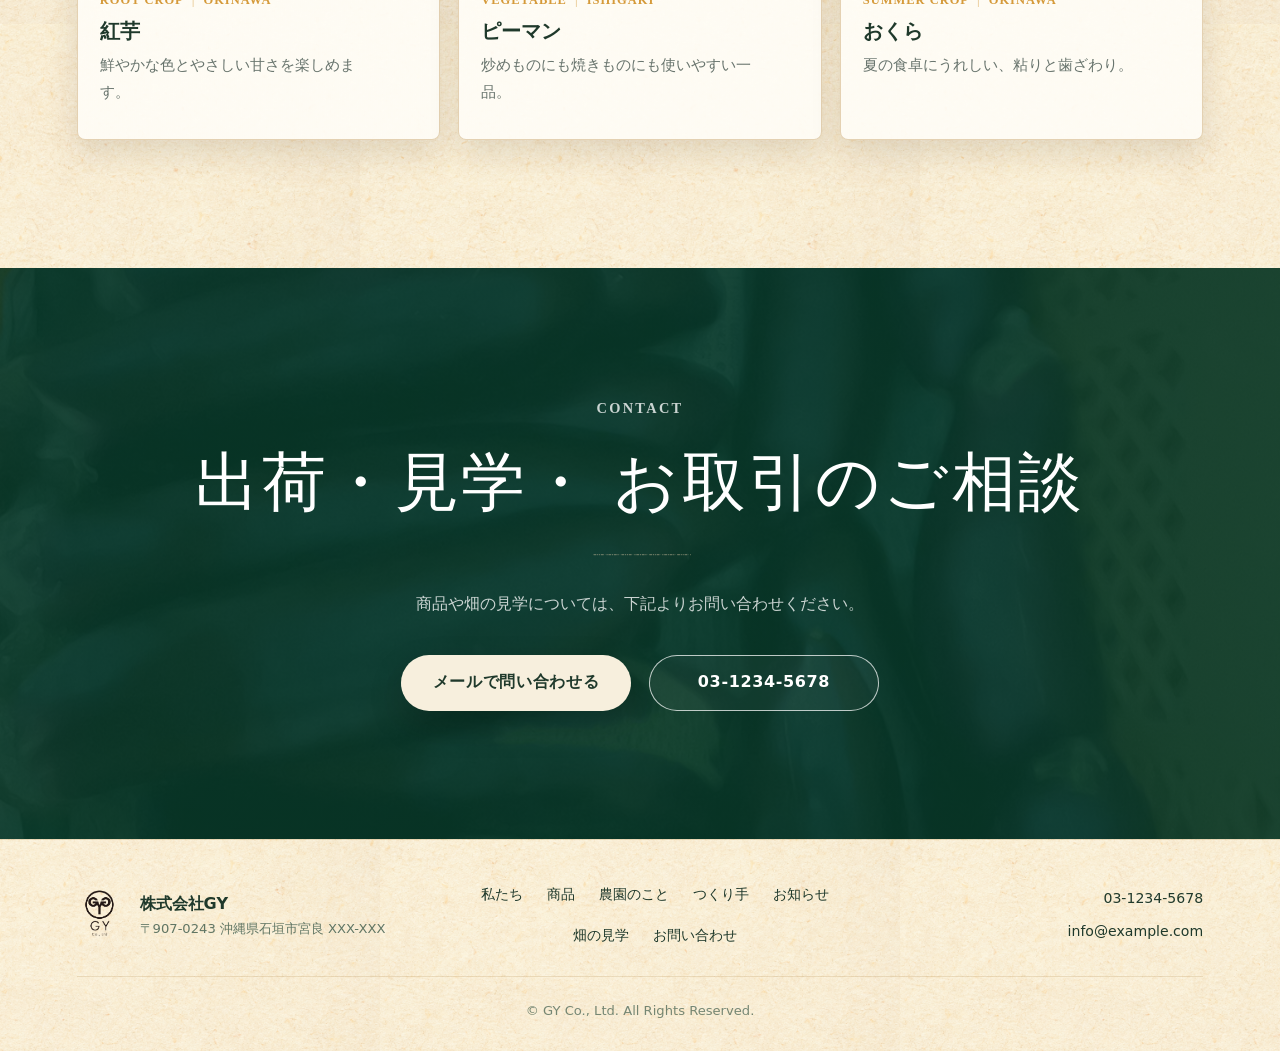
<file: products.html>
<!DOCTYPE html>
<html lang="ja">
<head>
  <meta charset="UTF-8">
  <meta name="viewport" content="width=device-width, initial-scale=1.0">
  <meta name="description" content="株式会社GYが石垣島で育てる野菜や果物の商品一覧です。">
  <meta name="referrer" content="strict-origin-when-cross-origin">
  <meta http-equiv="Content-Security-Policy" content="default-src 'self'; img-src 'self' data:; script-src 'self'; style-src 'self'; frame-src https://www.google.com; base-uri 'self'; form-action 'self'; object-src 'none'; upgrade-insecure-requests">
  <meta property="og:type" content="website">
  <meta property="og:title" content="商品一覧 | 株式会社GY">
  <meta property="og:description" content="石垣島の畑から届く、株式会社GYの商品一覧です。">
  <meta property="og:image" content="./img/item/goya/image.jpg">
  <title>商品一覧 | 株式会社GY</title>
  <link rel="icon" href="./assets/favicon/favicon.ico" sizes="any">
  <link rel="icon" href="./assets/favicon/favicon.svg" type="image/svg+xml">
  <link rel="apple-touch-icon" href="./assets/favicon/apple-touch-icon.png">
  <link rel="manifest" href="./assets/favicon/site.webmanifest">
  <meta name="theme-color" content="#173C2D">
  <link rel="stylesheet" href="./assets/css/styles.css">
  <script src="./assets/js/items.js" defer></script>
  <script src="./assets/js/main.js" defer></script>
</head>
<body>
  <a class="skip-link" href="#main">本文へ移動</a>

  <header class="site-header" data-header>
    <a class="brand" href="./index.html#top" aria-label="株式会社GY ホーム">
      <img src="./img/logo_transparent.png" alt="株式会社GY" width="1122" height="1402">
    </a>

    <button class="menu-button" type="button" data-menu-button aria-controls="site-nav" aria-expanded="false" aria-label="メニューを開く">
      <span></span>
      <span></span>
      <span></span>
      <span class="sr-only">メニュー</span>
    </button>

    <nav class="site-nav" id="site-nav" data-menu aria-label="サイトナビゲーション">
      <div class="site-nav__drawer-header">
        <a class="site-nav__logo" href="./index.html#top" aria-label="株式会社GY ホーム">
          <img src="./img/logo_transparent.png" alt="株式会社GY" width="1122" height="1402" loading="lazy">
        </a>
        <button class="site-nav__close" type="button" data-menu-close aria-label="メニューを閉じる">
          <span></span>
          <span></span>
        </button>
      </div>
      <a href="./index.html#about">私たち</a>
      <a href="./index.html#products">商品</a>
      <a href="./index.html#farm">農園のこと</a>
      <a href="./index.html#members">つくり手</a>
      <a href="./news.html">お知らせ</a>
      <a href="./index.html#access">畑の見学</a>
      <a href="./index.html#contact">お問い合わせ</a>
    </nav>
  </header>

  <main id="main">
    <section class="page-hero products-page-hero" aria-labelledby="page-title">
      <div>
        <p class="eyebrow">Products</p>
        <h1 id="page-title">商品一覧</h1>
        <p>石垣島の畑から、旬に合わせてお届けする野菜と果物です。</p>
      </div>
    </section>

    <section class="section products-section products-page-section" aria-labelledby="all-products-title">
      <div class="section-heading">
        <p class="eyebrow">Lineup</p>
        <h2 id="all-products-title">すべての商品</h2>
        <p>収穫状況により出荷できる品目は変わります。詳しい時期や数量はお問い合わせください。</p>
      </div>

      <div class="product-slider-shell">
        <div class="product-grid product-grid-wide" data-items-list data-items-mode="all"></div>
      </div>
    </section>

    <section class="contact-section" id="contact" aria-labelledby="products-contact-title">
      <div class="contact-inner">
        <p class="contact-label">Contact</p>
        <h2 class="contact-title" id="products-contact-title">
          <span>出荷・見学・</span>
          <span>お取引のご相談</span>
        </h2>
        <div class="contact-divider" aria-hidden="true"></div>
        <p>商品や畑の見学については、下記よりお問い合わせください。</p>
        <div class="contact-actions">
          <a class="contact-button contact-button--mail" href="mailto:info@example.com">メールで問い合わせる</a>
          <a class="contact-button contact-button--tel" href="tel:0312345678">03-1234-5678</a>
        </div>
      </div>
    </section>
  </main>

  <footer class="site-footer">
    <div class="site-footer__inner">
      <div class="site-footer__brand">
        <img src="./img/logo_transparent.png" alt="株式会社GY" width="1122" height="1402" loading="lazy">
        <div>
          <p class="site-footer__name">株式会社GY</p>
          <p class="site-footer__address">〒907-0243 沖縄県石垣市宮良 XXX-XXX</p>
        </div>
      </div>
      <nav class="site-footer__nav" aria-label="フッターナビゲーション">
        <a href="./index.html#about">私たち</a>
        <a href="./index.html#products">商品</a>
        <a href="./index.html#farm">農園のこと</a>
        <a href="./index.html#members">つくり手</a>
        <a href="./news.html">お知らせ</a>
        <a href="./index.html#access">畑の見学</a>
        <a href="./index.html#contact">お問い合わせ</a>
      </nav>
      <div class="site-footer__contact">
        <a href="tel:0312345678">03-1234-5678</a>
        <a href="mailto:info@example.com">info@example.com</a>
      </div>
    </div>
    <small class="site-footer__copyright">&copy; GY Co., Ltd. All Rights Reserved.</small>
  </footer>
</body>
</html>
</file>
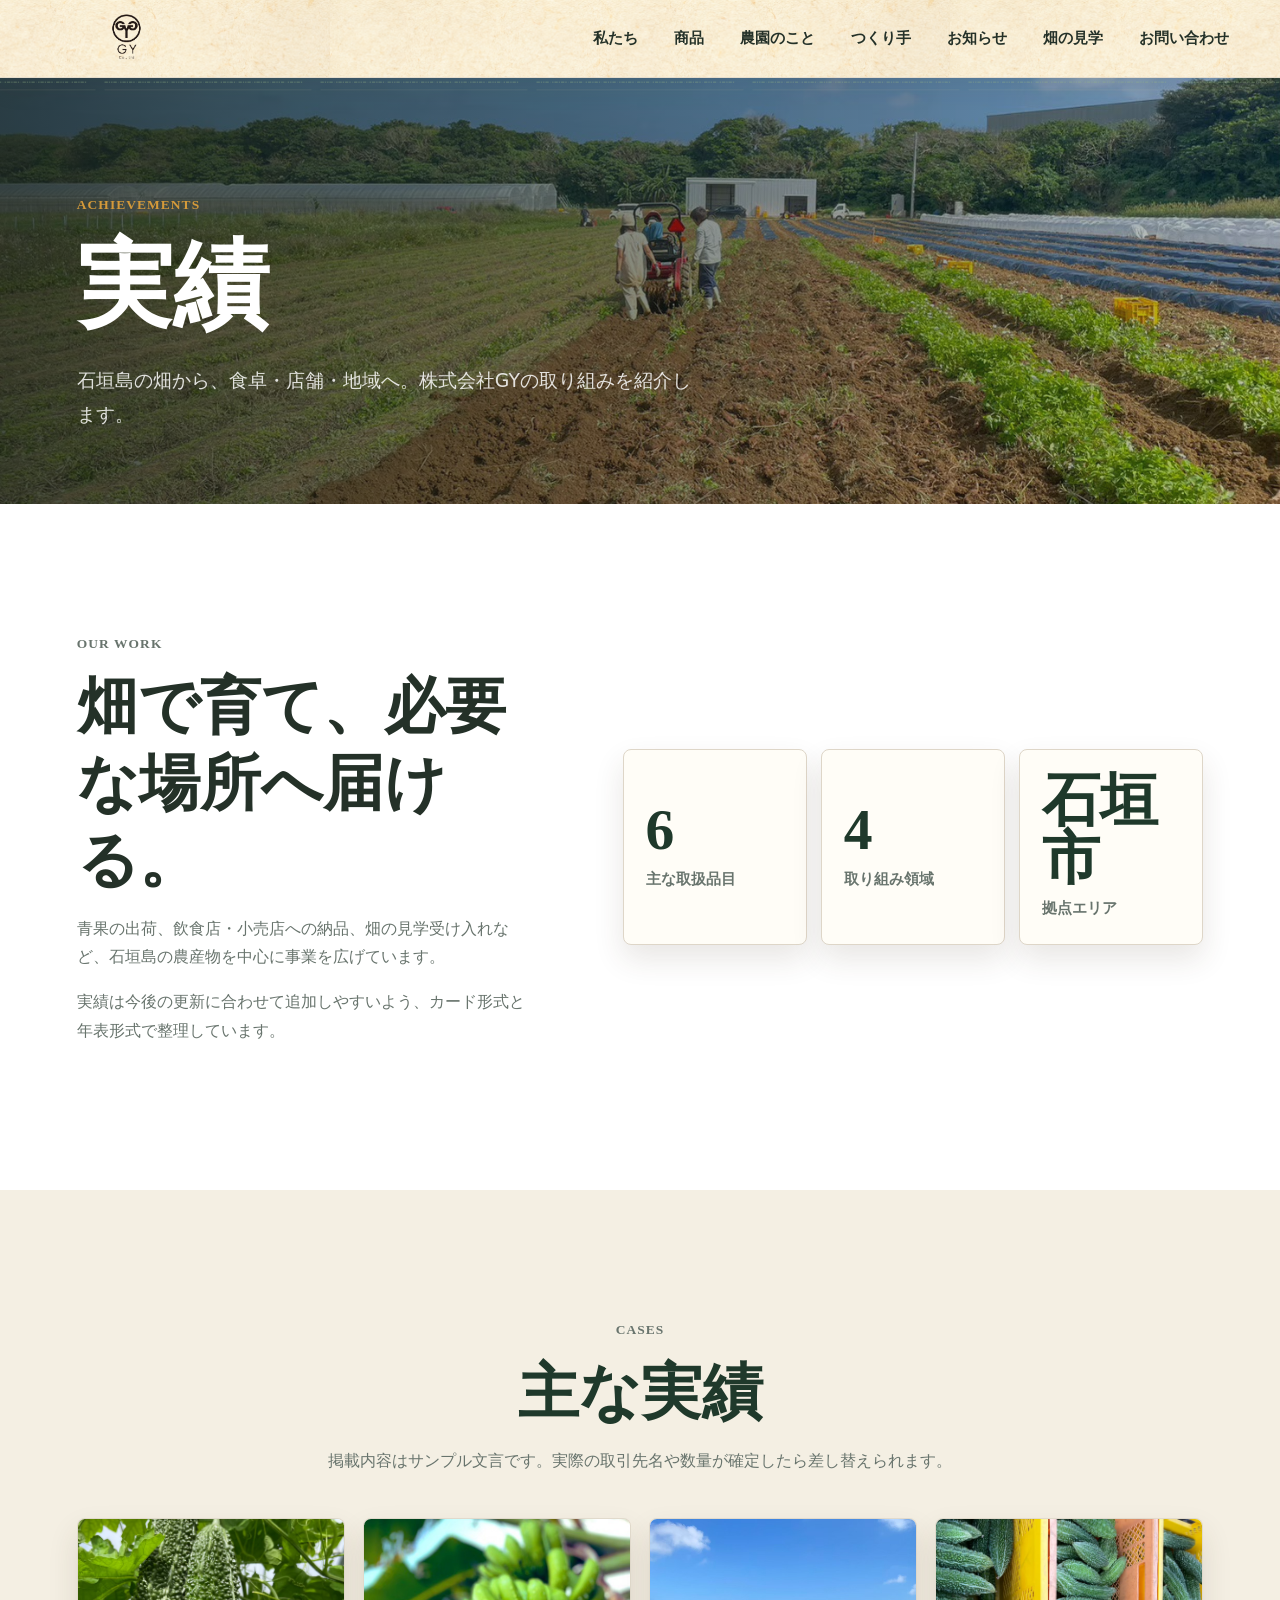
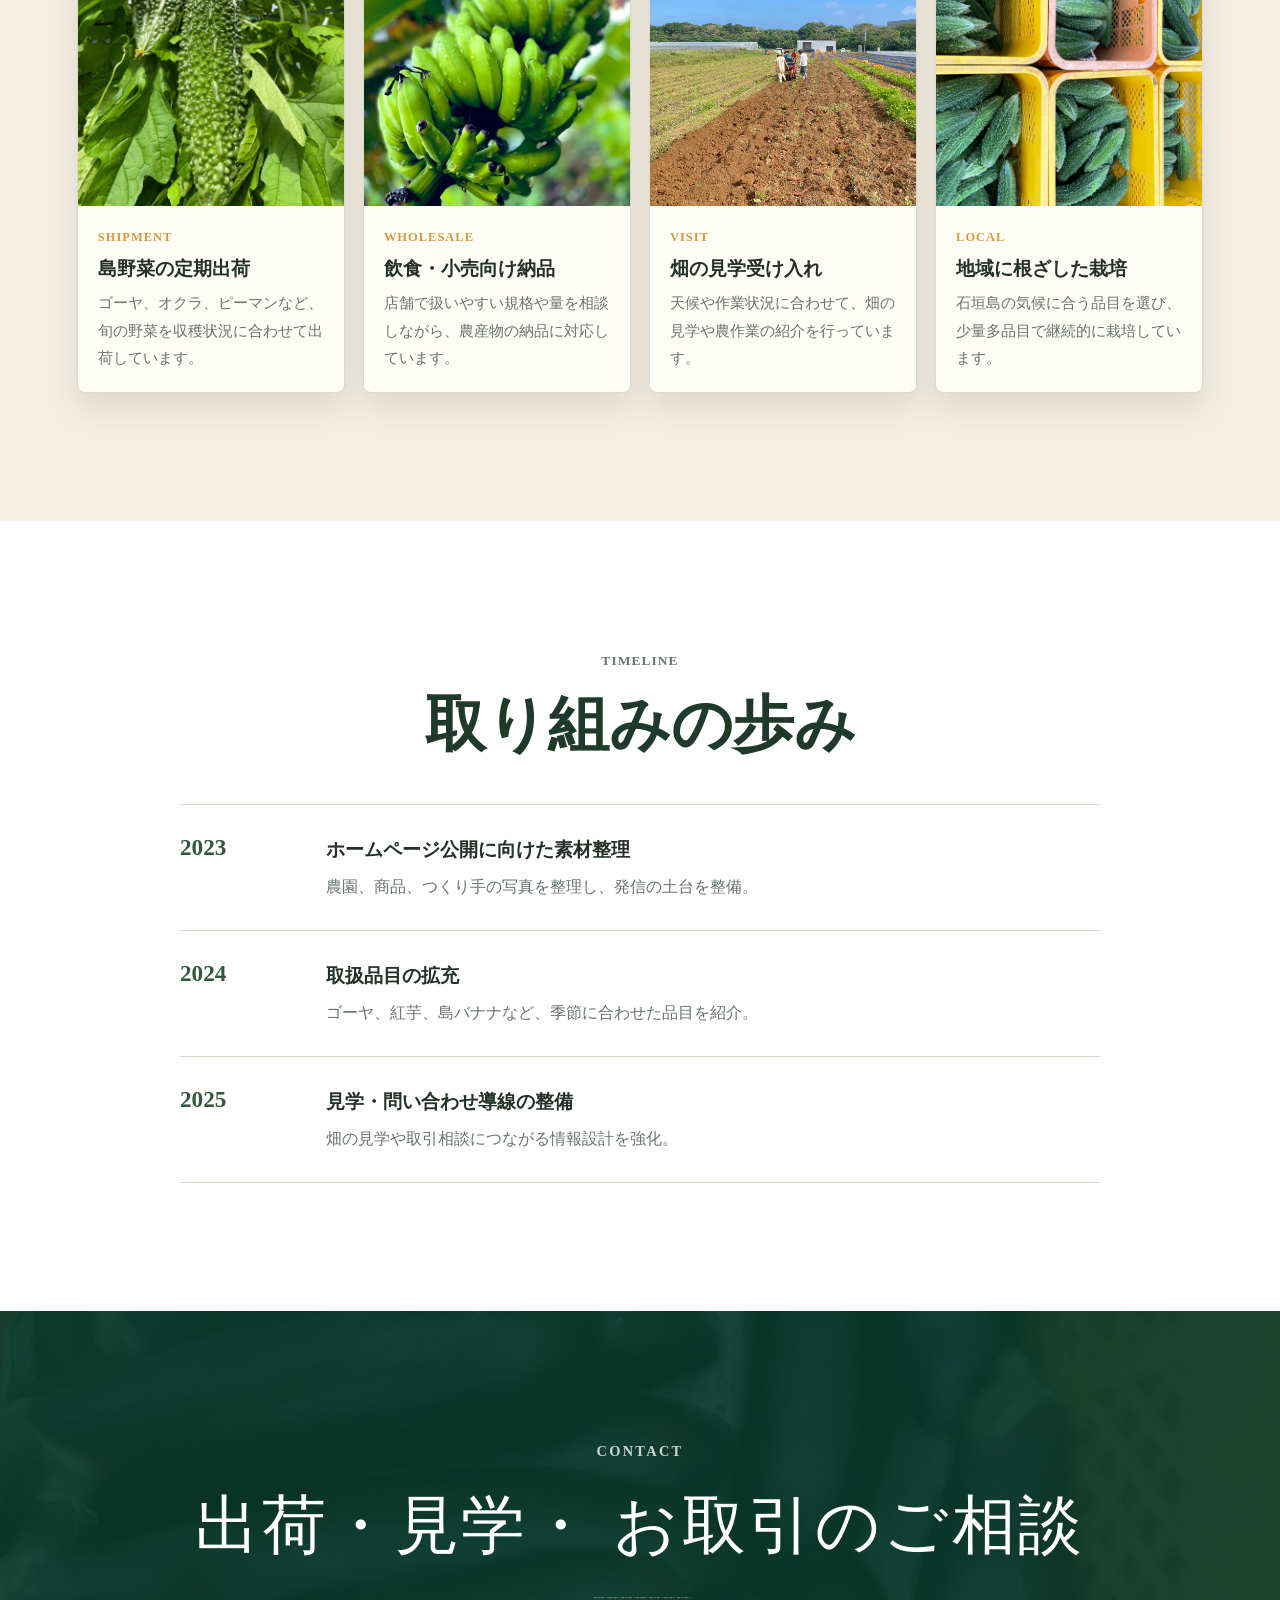
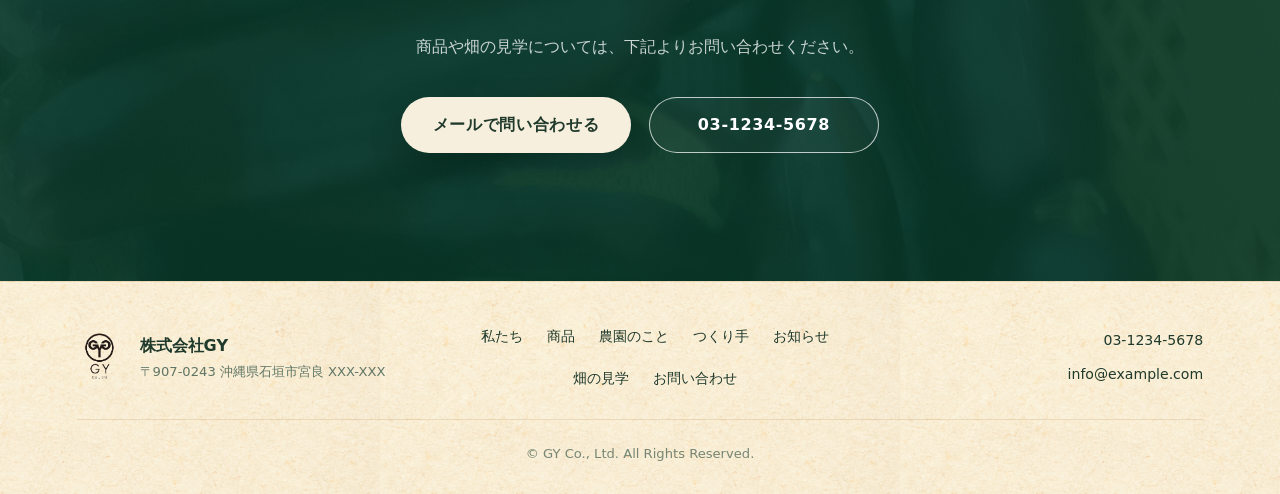
<file: pages/achievements.html>
<!DOCTYPE html>
<html lang="ja">
<head>
  <meta charset="UTF-8">
  <meta name="viewport" content="width=device-width, initial-scale=1.0">
  <meta name="description" content="株式会社GYの出荷、取引、見学受け入れ、地域連携などの実績をご紹介します。">
  <meta name="referrer" content="strict-origin-when-cross-origin">
  <meta http-equiv="Content-Security-Policy" content="default-src 'self'; img-src 'self' data:; script-src 'self'; style-src 'self'; frame-src https://www.google.com; base-uri 'self'; form-action 'self'; object-src 'none'; upgrade-insecure-requests">
  <meta property="og:type" content="website">
  <meta property="og:title" content="実績 | 株式会社GY">
  <meta property="og:description" content="石垣島の畑から広がる、株式会社GYの取り組み実績です。">
  <meta property="og:image" content="../img/farm/farm-31.jpg">
  <title>実績 | 株式会社GY</title>
  <link rel="icon" href="../assets/favicon/favicon.ico" sizes="any">
  <link rel="icon" href="../assets/favicon/favicon.svg" type="image/svg+xml">
  <link rel="apple-touch-icon" href="../assets/favicon/apple-touch-icon.png">
  <link rel="manifest" href="../assets/favicon/site.webmanifest">
  <meta name="theme-color" content="#173C2D">
  <link rel="stylesheet" href="../assets/css/styles.css">
  <script src="../assets/js/main.js" defer></script>
</head>
<body>
  <a class="skip-link" href="#main">本文へ移動</a>

  <header class="site-header" data-header>
    <a class="brand" href="../index.html#top" aria-label="株式会社GY ホーム">
      <img src="../img/logo_transparent.png" alt="株式会社GY" width="1122" height="1402">
    </a>

    <button class="menu-button" type="button" data-menu-button aria-controls="site-nav" aria-expanded="false" aria-label="メニューを開く">
      <span></span>
      <span></span>
      <span></span>
      <span class="sr-only">メニュー</span>
    </button>

    <nav class="site-nav" id="site-nav" data-menu aria-label="サイトナビゲーション">
      <div class="site-nav__drawer-header">
        <a class="site-nav__logo" href="../index.html#top" aria-label="株式会社GY ホーム">
          <img src="../img/logo_transparent.png" alt="株式会社GY" width="1122" height="1402" loading="lazy">
        </a>
        <button class="site-nav__close" type="button" data-menu-close aria-label="メニューを閉じる">
          <span></span>
          <span></span>
        </button>
      </div>
      <a href="../index.html#about">私たち</a>
      <a href="../index.html#products">商品</a>
      <a href="../index.html#farm">農園のこと</a>
      <a href="../index.html#members">つくり手</a>
      <a href="./news.html">お知らせ</a>
      <a href="../index.html#access">畑の見学</a>
      <a href="../index.html#contact">お問い合わせ</a>
    </nav>
  </header>

  <main id="main">
    <section class="page-hero achievements-page-hero" aria-labelledby="page-title">
      <div>
        <p class="eyebrow">Achievements</p>
        <h1 id="page-title">実績</h1>
        <p>石垣島の畑から、食卓・店舗・地域へ。株式会社GYの取り組みを紹介します。</p>
      </div>
    </section>

    <section class="section achievements-intro" aria-labelledby="achievement-summary-title">
      <div class="section-grid">
        <div class="section-copy">
          <p class="eyebrow">Our Work</p>
          <h2 id="achievement-summary-title">畑で育て、必要な場所へ届ける。</h2>
          <p>青果の出荷、飲食店・小売店への納品、畑の見学受け入れなど、石垣島の農産物を中心に事業を広げています。</p>
          <p>実績は今後の更新に合わせて追加しやすいよう、カード形式と年表形式で整理しています。</p>
        </div>
        <div class="achievement-stats" aria-label="実績概要">
          <div>
            <strong>6</strong>
            <span>主な取扱品目</span>
          </div>
          <div>
            <strong>4</strong>
            <span>取り組み領域</span>
          </div>
          <div>
            <strong>石垣市</strong>
            <span>拠点エリア</span>
          </div>
        </div>
      </div>
    </section>

    <section class="section achievements-section" aria-labelledby="achievement-list-title">
      <div class="section-heading">
        <p class="eyebrow">Cases</p>
        <h2 id="achievement-list-title">主な実績</h2>
        <p>掲載内容はサンプル文言です。実際の取引先名や数量が確定したら差し替えられます。</p>
      </div>

      <div class="achievement-grid">
        <article class="achievement-card">
          <img src="../img/item/goya/image.jpg" alt="ゴーヤ" width="768" height="1024" loading="lazy">
          <div>
            <p class="achievement-label">Shipment</p>
            <h3>島野菜の定期出荷</h3>
            <p>ゴーヤ、オクラ、ピーマンなど、旬の野菜を収穫状況に合わせて出荷しています。</p>
          </div>
        </article>
        <article class="achievement-card">
          <img src="../img/item/banana/image.jpg" alt="島バナナ" width="768" height="1024" loading="lazy">
          <div>
            <p class="achievement-label">Wholesale</p>
            <h3>飲食・小売向け納品</h3>
            <p>店舗で扱いやすい規格や量を相談しながら、農産物の納品に対応しています。</p>
          </div>
        </article>
        <article class="achievement-card">
          <img src="../img/farm/farm-31.jpg" alt="畑での作業風景" width="1280" height="1280" loading="lazy">
          <div>
            <p class="achievement-label">Visit</p>
            <h3>畑の見学受け入れ</h3>
            <p>天候や作業状況に合わせて、畑の見学や農作業の紹介を行っています。</p>
          </div>
        </article>
        <article class="achievement-card">
          <img src="../img/farm/farm-40.jpg" alt="農園の収穫物" width="1280" height="1280" loading="lazy">
          <div>
            <p class="achievement-label">Local</p>
            <h3>地域に根ざした栽培</h3>
            <p>石垣島の気候に合う品目を選び、少量多品目で継続的に栽培しています。</p>
          </div>
        </article>
      </div>
    </section>

    <section class="section timeline-section" aria-labelledby="timeline-title">
      <div class="section-heading">
        <p class="eyebrow">Timeline</p>
        <h2 id="timeline-title">取り組みの歩み</h2>
      </div>
      <ol class="timeline">
        <li>
          <time datetime="2023">2023</time>
          <div>
            <h3>ホームページ公開に向けた素材整理</h3>
            <p>農園、商品、つくり手の写真を整理し、発信の土台を整備。</p>
          </div>
        </li>
        <li>
          <time datetime="2024">2024</time>
          <div>
            <h3>取扱品目の拡充</h3>
            <p>ゴーヤ、紅芋、島バナナなど、季節に合わせた品目を紹介。</p>
          </div>
        </li>
        <li>
          <time datetime="2025">2025</time>
          <div>
            <h3>見学・問い合わせ導線の整備</h3>
            <p>畑の見学や取引相談につながる情報設計を強化。</p>
          </div>
        </li>
      </ol>
    </section>

    <section class="contact-section" id="contact" aria-labelledby="achievement-contact-title">
      <div class="contact-inner">
        <p class="contact-label">Contact</p>
        <h2 class="contact-title" id="achievement-contact-title">
          <span>出荷・見学・</span>
          <span>お取引のご相談</span>
        </h2>
        <div class="contact-divider" aria-hidden="true"></div>
        <p>商品や畑の見学については、下記よりお問い合わせください。</p>
        <div class="contact-actions">
          <a class="contact-button contact-button--mail" href="mailto:info@example.com">メールで問い合わせる</a>
          <a class="contact-button contact-button--tel" href="tel:0312345678">03-1234-5678</a>
        </div>
      </div>
    </section>
  </main>

  <footer class="site-footer">
    <div class="site-footer__inner">
      <div class="site-footer__brand">
        <img src="../img/logo_transparent.png" alt="株式会社GY" width="1122" height="1402" loading="lazy">
        <div>
          <p class="site-footer__name">株式会社GY</p>
          <p class="site-footer__address">〒907-0243 沖縄県石垣市宮良 XXX-XXX</p>
        </div>
      </div>
      <nav class="site-footer__nav" aria-label="フッターナビゲーション">
        <a href="../index.html#about">私たち</a>
        <a href="../index.html#products">商品</a>
        <a href="../index.html#farm">農園のこと</a>
        <a href="../index.html#members">つくり手</a>
        <a href="./news.html">お知らせ</a>
        <a href="../index.html#access">畑の見学</a>
        <a href="../index.html#contact">お問い合わせ</a>
      </nav>
      <div class="site-footer__contact">
        <a href="tel:0312345678">03-1234-5678</a>
        <a href="mailto:info@example.com">info@example.com</a>
      </div>
    </div>
    <small class="site-footer__copyright">&copy; GY Co., Ltd. All Rights Reserved.</small>
  </footer>
</body>
</html>
</file>
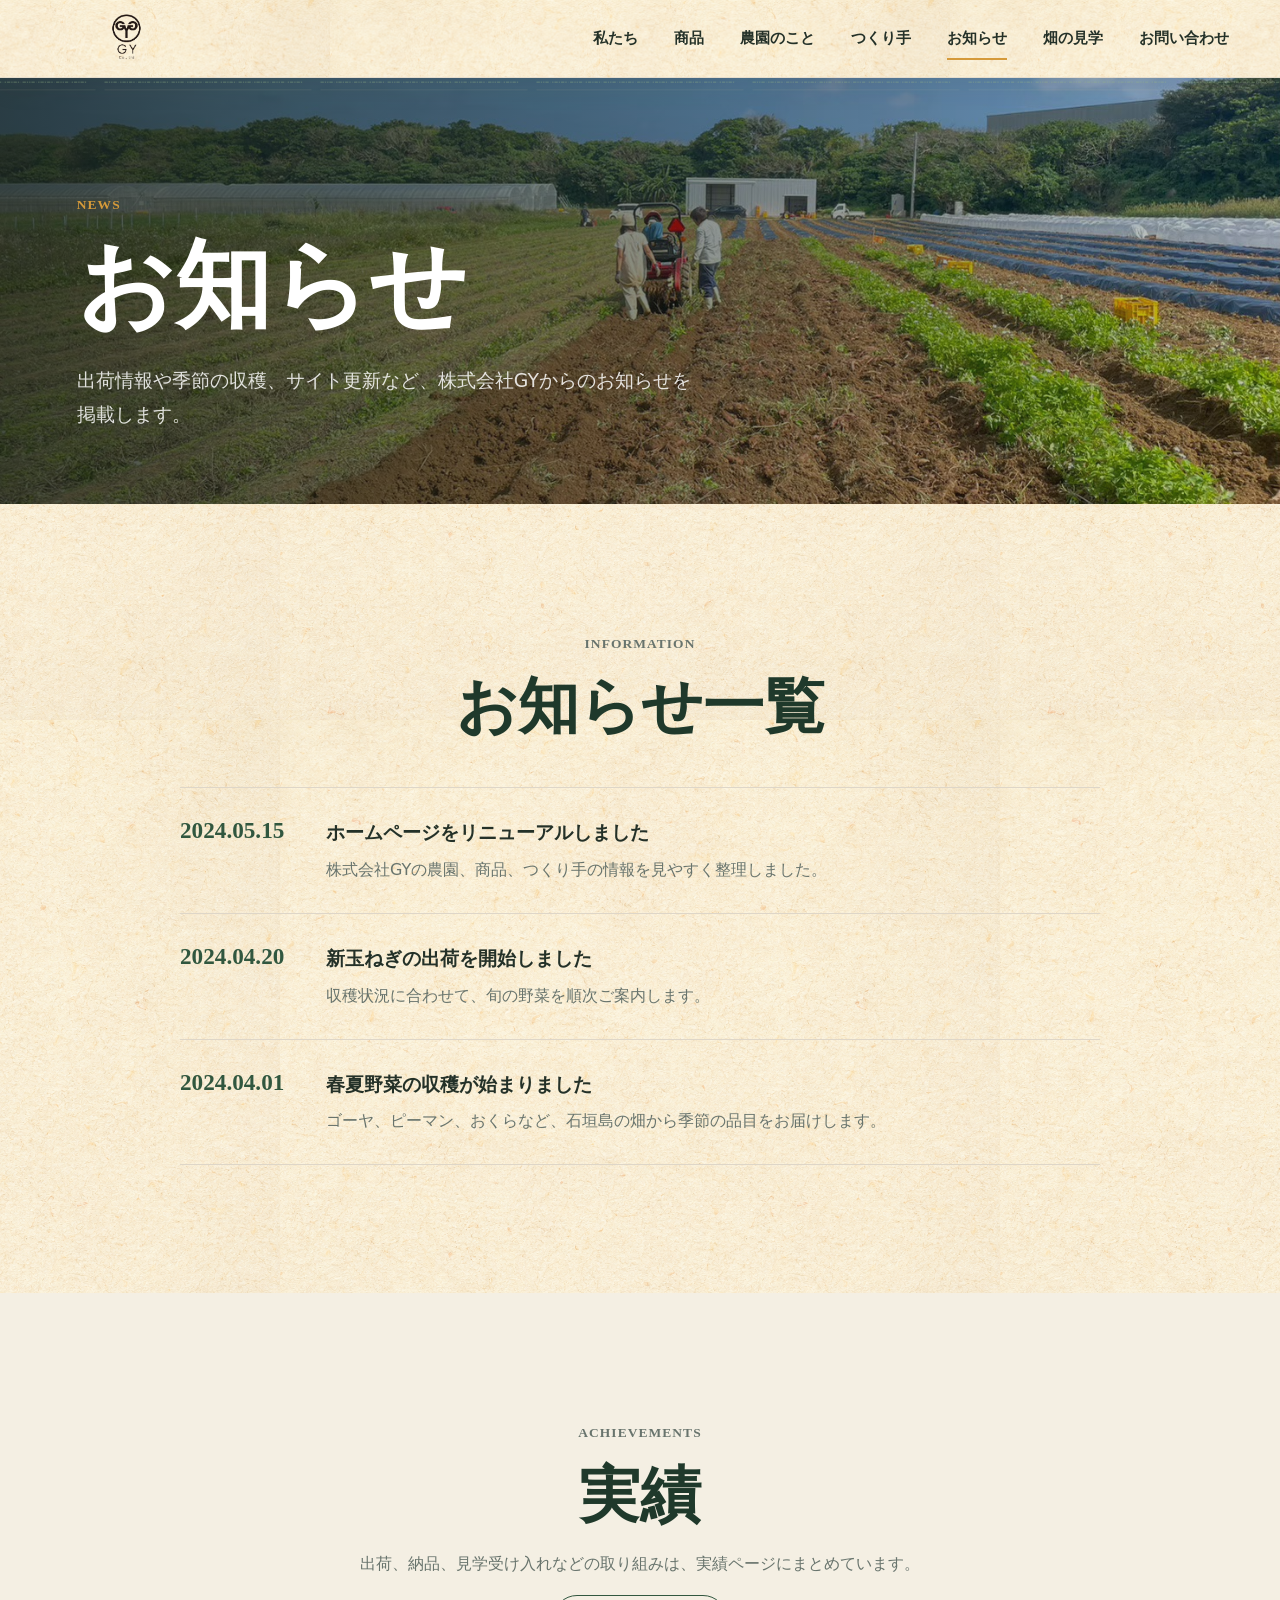
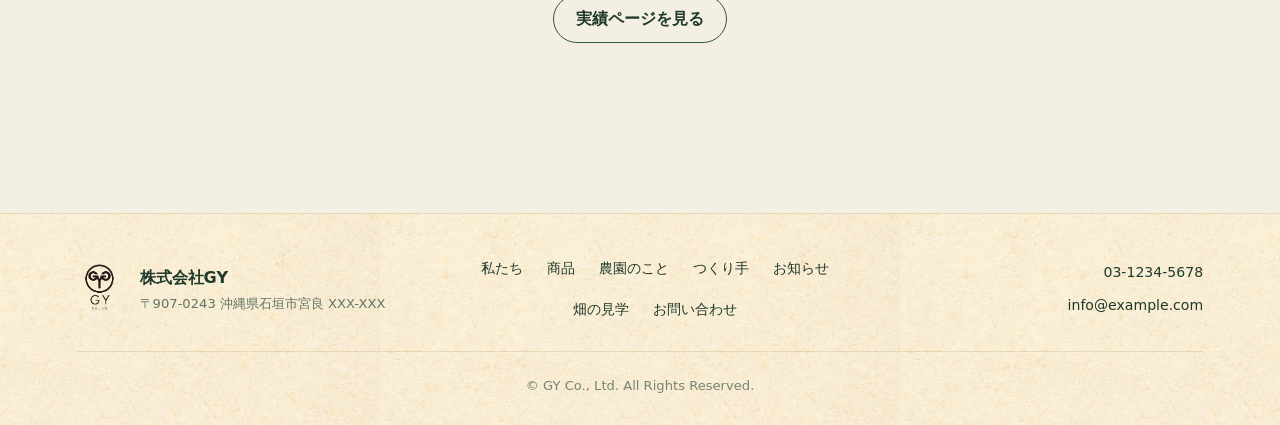
<file: pages/news.html>
<!DOCTYPE html>
<html lang="ja">
<head>
  <meta charset="UTF-8">
  <meta name="viewport" content="width=device-width, initial-scale=1.0">
  <meta name="description" content="株式会社GYからのお知らせ一覧です。出荷情報、季節の収穫、サイト更新などを掲載します。">
  <meta name="referrer" content="strict-origin-when-cross-origin">
  <meta http-equiv="Content-Security-Policy" content="default-src 'self'; img-src 'self' data:; script-src 'self'; style-src 'self'; frame-src https://www.google.com; base-uri 'self'; form-action 'self'; object-src 'none'; upgrade-insecure-requests">
  <meta property="og:type" content="website">
  <meta property="og:title" content="お知らせ | 株式会社GY">
  <meta property="og:description" content="株式会社GYからのお知らせ一覧です。">
  <meta property="og:image" content="../img/farm/farm-31.jpg">
  <title>お知らせ | 株式会社GY</title>
  <link rel="icon" href="../assets/favicon/favicon.ico" sizes="any">
  <link rel="icon" href="../assets/favicon/favicon.svg" type="image/svg+xml">
  <link rel="apple-touch-icon" href="../assets/favicon/apple-touch-icon.png">
  <link rel="manifest" href="../assets/favicon/site.webmanifest">
  <meta name="theme-color" content="#173C2D">
  <link rel="stylesheet" href="../assets/css/styles.css">
  <script src="../assets/js/main.js" defer></script>
</head>
<body>
  <a class="skip-link" href="#main">本文へ移動</a>

  <header class="site-header" data-header>
    <a class="brand" href="../index.html#top" aria-label="株式会社GY ホーム">
      <img src="../img/logo_transparent.png" alt="株式会社GY" width="1122" height="1402">
    </a>

    <button class="menu-button" type="button" data-menu-button aria-controls="site-nav" aria-expanded="false" aria-label="メニューを開く">
      <span></span>
      <span></span>
      <span></span>
      <span class="sr-only">メニュー</span>
    </button>

    <nav class="site-nav" id="site-nav" data-menu aria-label="サイトナビゲーション">
      <div class="site-nav__drawer-header">
        <a class="site-nav__logo" href="../index.html#top" aria-label="株式会社GY ホーム">
          <img src="../img/logo_transparent.png" alt="株式会社GY" width="1122" height="1402" loading="lazy">
        </a>
        <button class="site-nav__close" type="button" data-menu-close aria-label="メニューを閉じる">
          <span></span>
          <span></span>
        </button>
      </div>
      <a href="../index.html#about">私たち</a>
      <a href="../index.html#products">商品</a>
      <a href="../index.html#farm">農園のこと</a>
      <a href="../index.html#members">つくり手</a>
      <a href="./news.html" aria-current="page">お知らせ</a>
      <a href="../index.html#access">畑の見学</a>
      <a href="../index.html#contact">お問い合わせ</a>
    </nav>
  </header>

  <main id="main">
    <section class="page-hero news-page-hero" aria-labelledby="page-title">
      <div>
        <p class="eyebrow">News</p>
        <h1 id="page-title">お知らせ</h1>
        <p>出荷情報や季節の収穫、サイト更新など、株式会社GYからのお知らせを掲載します。</p>
      </div>
    </section>

    <section class="section news-page-section" aria-labelledby="news-list-title">
      <div class="section-heading">
        <p class="eyebrow">Information</p>
        <h2 id="news-list-title">お知らせ一覧</h2>
      </div>
      <ol class="timeline news-timeline">
        <li>
          <time datetime="2024-05-15">2024.05.15</time>
          <div>
            <h3>ホームページをリニューアルしました</h3>
            <p>株式会社GYの農園、商品、つくり手の情報を見やすく整理しました。</p>
          </div>
        </li>
        <li>
          <time datetime="2024-04-20">2024.04.20</time>
          <div>
            <h3>新玉ねぎの出荷を開始しました</h3>
            <p>収穫状況に合わせて、旬の野菜を順次ご案内します。</p>
          </div>
        </li>
        <li>
          <time datetime="2024-04-01">2024.04.01</time>
          <div>
            <h3>春夏野菜の収穫が始まりました</h3>
            <p>ゴーヤ、ピーマン、おくらなど、石垣島の畑から季節の品目をお届けします。</p>
          </div>
        </li>
      </ol>
    </section>

    <section class="section achievements-section" aria-labelledby="achievements-link-title">
      <div class="section-heading">
        <p class="eyebrow">Achievements</p>
        <h2 id="achievements-link-title">実績</h2>
        <p>出荷、納品、見学受け入れなどの取り組みは、実績ページにまとめています。</p>
        <a class="button button-outline" href="./achievements.html">実績ページを見る</a>
      </div>
    </section>
  </main>

  <footer class="site-footer">
    <div class="site-footer__inner">
      <div class="site-footer__brand">
        <img src="../img/logo_transparent.png" alt="株式会社GY" width="1122" height="1402" loading="lazy">
        <div>
          <p class="site-footer__name">株式会社GY</p>
          <p class="site-footer__address">〒907-0243 沖縄県石垣市宮良 XXX-XXX</p>
        </div>
      </div>
      <nav class="site-footer__nav" aria-label="フッターナビゲーション">
        <a href="../index.html#about">私たち</a>
        <a href="../index.html#products">商品</a>
        <a href="../index.html#farm">農園のこと</a>
        <a href="../index.html#members">つくり手</a>
        <a href="./news.html">お知らせ</a>
        <a href="../index.html#access">畑の見学</a>
        <a href="../index.html#contact">お問い合わせ</a>
      </nav>
      <div class="site-footer__contact">
        <a href="tel:0312345678">03-1234-5678</a>
        <a href="mailto:info@example.com">info@example.com</a>
      </div>
    </div>
    <small class="site-footer__copyright">&copy; GY Co., Ltd. All Rights Reserved.</small>
  </footer>
</body>
</html>
</file>
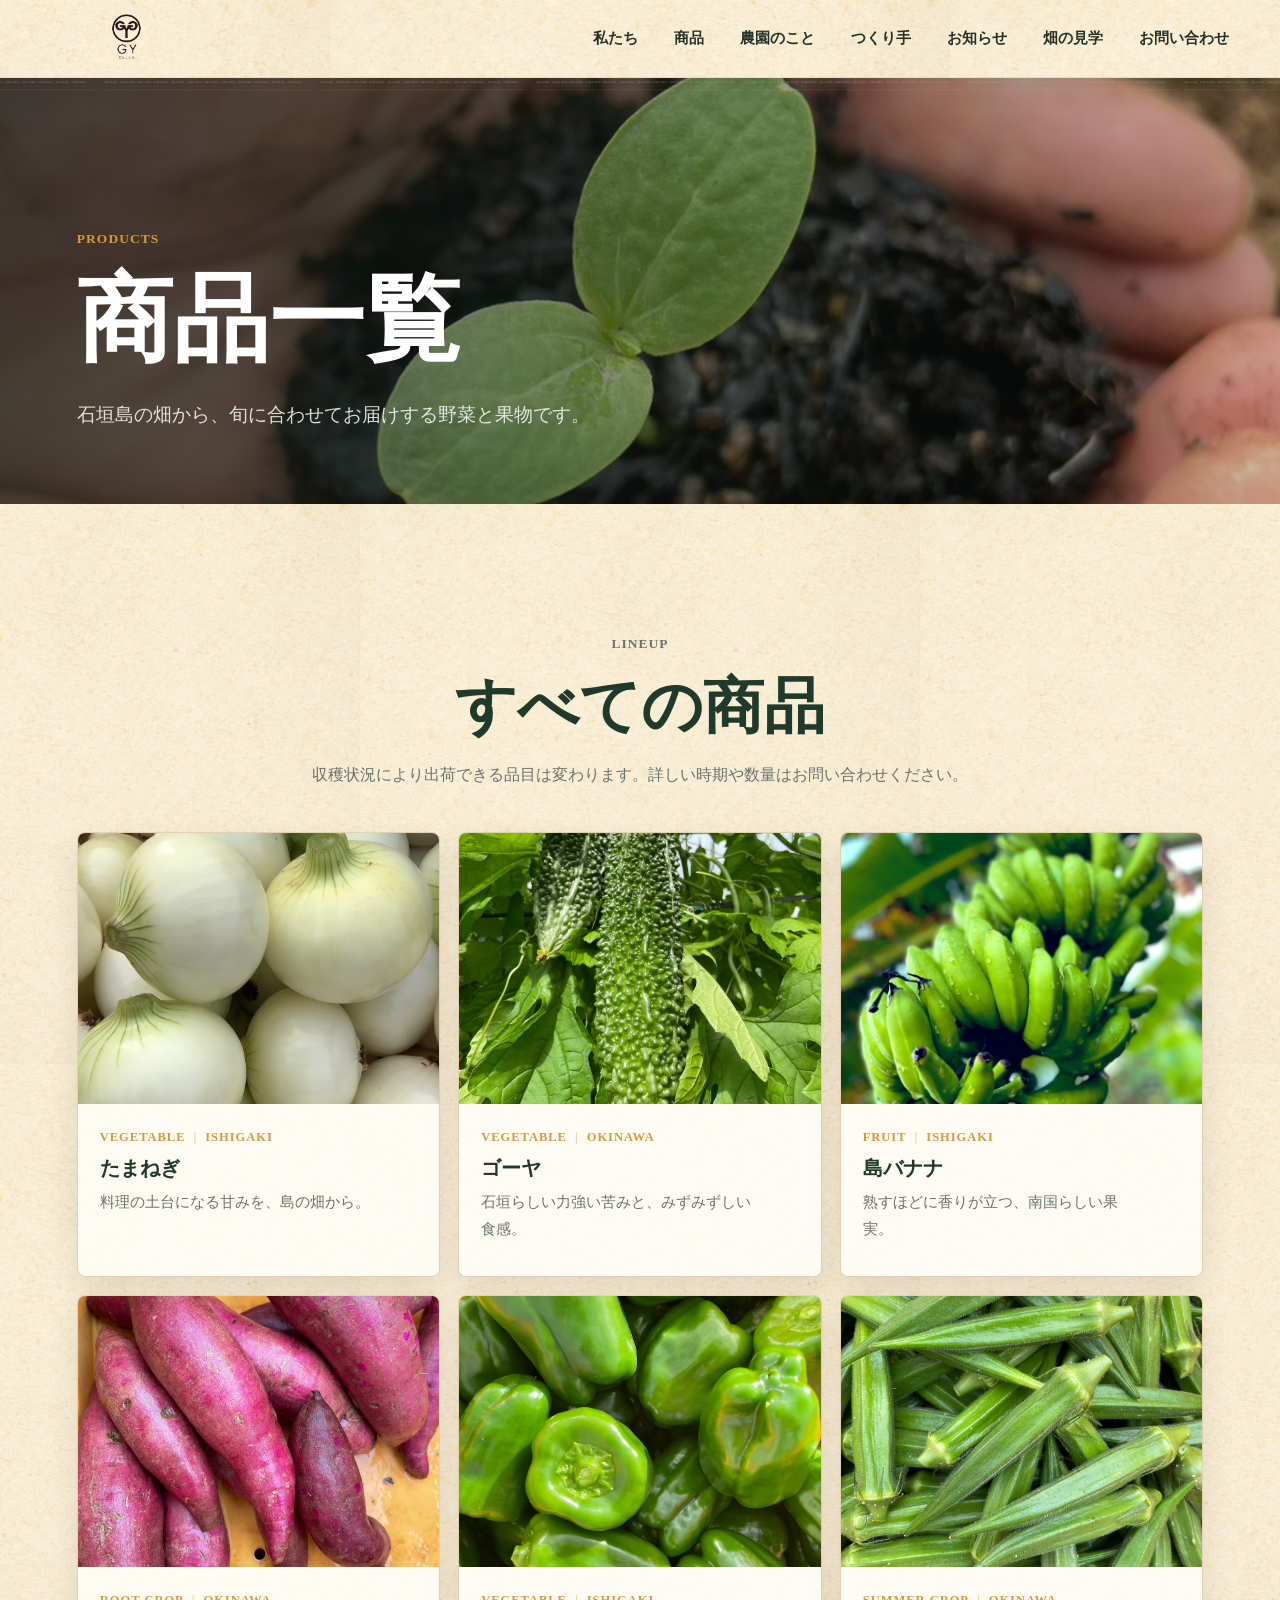
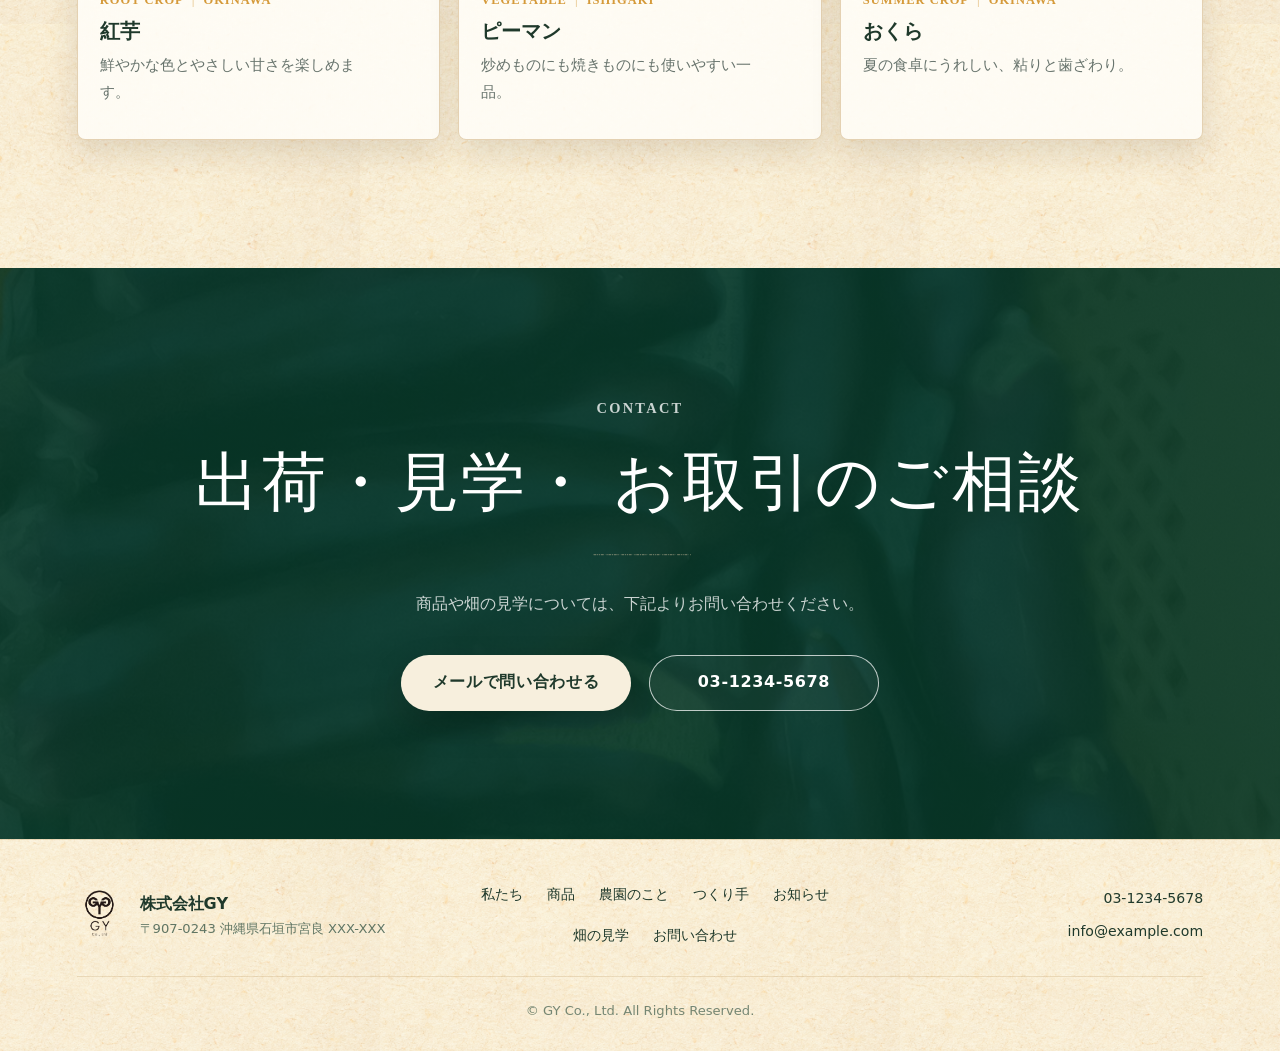
<file: pages/products.html>
<!DOCTYPE html>
<html lang="ja">
<head>
  <meta charset="UTF-8">
  <meta name="viewport" content="width=device-width, initial-scale=1.0">
  <meta name="description" content="株式会社GYが石垣島で育てる野菜や果物の商品一覧です。">
  <meta name="referrer" content="strict-origin-when-cross-origin">
  <meta http-equiv="Content-Security-Policy" content="default-src 'self'; img-src 'self' data:; script-src 'self'; style-src 'self'; frame-src https://www.google.com; base-uri 'self'; form-action 'self'; object-src 'none'; upgrade-insecure-requests">
  <meta property="og:type" content="website">
  <meta property="og:title" content="商品一覧 | 株式会社GY">
  <meta property="og:description" content="石垣島の畑から届く、株式会社GYの商品一覧です。">
  <meta property="og:image" content="../img/item/goya/image.jpg">
  <title>商品一覧 | 株式会社GY</title>
  <link rel="icon" href="../assets/favicon/favicon.ico" sizes="any">
  <link rel="icon" href="../assets/favicon/favicon.svg" type="image/svg+xml">
  <link rel="apple-touch-icon" href="../assets/favicon/apple-touch-icon.png">
  <link rel="manifest" href="../assets/favicon/site.webmanifest">
  <meta name="theme-color" content="#173C2D">
  <link rel="stylesheet" href="../assets/css/styles.css">
  <script src="../assets/js/items.js" defer></script>
  <script src="../assets/js/main.js" defer></script>
</head>
<body>
  <a class="skip-link" href="#main">本文へ移動</a>

  <header class="site-header" data-header>
    <a class="brand" href="../index.html#top" aria-label="株式会社GY ホーム">
      <img src="../img/logo_transparent.png" alt="株式会社GY" width="1122" height="1402">
    </a>

    <button class="menu-button" type="button" data-menu-button aria-controls="site-nav" aria-expanded="false" aria-label="メニューを開く">
      <span></span>
      <span></span>
      <span></span>
      <span class="sr-only">メニュー</span>
    </button>

    <nav class="site-nav" id="site-nav" data-menu aria-label="サイトナビゲーション">
      <div class="site-nav__drawer-header">
        <a class="site-nav__logo" href="../index.html#top" aria-label="株式会社GY ホーム">
          <img src="../img/logo_transparent.png" alt="株式会社GY" width="1122" height="1402" loading="lazy">
        </a>
        <button class="site-nav__close" type="button" data-menu-close aria-label="メニューを閉じる">
          <span></span>
          <span></span>
        </button>
      </div>
      <a href="../index.html#about">私たち</a>
      <a href="../index.html#products">商品</a>
      <a href="../index.html#farm">農園のこと</a>
      <a href="../index.html#members">つくり手</a>
      <a href="./news.html">お知らせ</a>
      <a href="../index.html#access">畑の見学</a>
      <a href="../index.html#contact">お問い合わせ</a>
    </nav>
  </header>

  <main id="main">
    <section class="page-hero products-page-hero" aria-labelledby="page-title">
      <div>
        <p class="eyebrow">Products</p>
        <h1 id="page-title">商品一覧</h1>
        <p>石垣島の畑から、旬に合わせてお届けする野菜と果物です。</p>
      </div>
    </section>

    <section class="section products-section products-page-section" aria-labelledby="all-products-title">
      <div class="section-heading">
        <p class="eyebrow">Lineup</p>
        <h2 id="all-products-title">すべての商品</h2>
        <p>収穫状況により出荷できる品目は変わります。詳しい時期や数量はお問い合わせください。</p>
      </div>

      <div class="product-slider-shell">
        <div class="product-grid product-grid-wide" data-items-list data-items-mode="all" data-products-href="./products.html"></div>
      </div>
    </section>

    <section class="contact-section" id="contact" aria-labelledby="products-contact-title">
      <div class="contact-inner">
        <p class="contact-label">Contact</p>
        <h2 class="contact-title" id="products-contact-title">
          <span>出荷・見学・</span>
          <span>お取引のご相談</span>
        </h2>
        <div class="contact-divider" aria-hidden="true"></div>
        <p>商品や畑の見学については、下記よりお問い合わせください。</p>
        <div class="contact-actions">
          <a class="contact-button contact-button--mail" href="mailto:info@example.com">メールで問い合わせる</a>
          <a class="contact-button contact-button--tel" href="tel:0312345678">03-1234-5678</a>
        </div>
      </div>
    </section>
  </main>

  <footer class="site-footer">
    <div class="site-footer__inner">
      <div class="site-footer__brand">
        <img src="../img/logo_transparent.png" alt="株式会社GY" width="1122" height="1402" loading="lazy">
        <div>
          <p class="site-footer__name">株式会社GY</p>
          <p class="site-footer__address">〒907-0243 沖縄県石垣市宮良 XXX-XXX</p>
        </div>
      </div>
      <nav class="site-footer__nav" aria-label="フッターナビゲーション">
        <a href="../index.html#about">私たち</a>
        <a href="../index.html#products">商品</a>
        <a href="../index.html#farm">農園のこと</a>
        <a href="../index.html#members">つくり手</a>
        <a href="./news.html">お知らせ</a>
        <a href="../index.html#access">畑の見学</a>
        <a href="../index.html#contact">お問い合わせ</a>
      </nav>
      <div class="site-footer__contact">
        <a href="tel:0312345678">03-1234-5678</a>
        <a href="mailto:info@example.com">info@example.com</a>
      </div>
    </div>
    <small class="site-footer__copyright">&copy; GY Co., Ltd. All Rights Reserved.</small>
  </footer>
</body>
</html>
</file>
<file: assets/css/styles.css>
/* ==========================================================================
   Foundations
   ========================================================================== */

:root {
  --font-sans: "Hiragino Sans", "Yu Gothic", "YuGothic", "Noto Sans JP", system-ui, sans-serif;
  --font-serif: "Hiragino Mincho ProN", "Yu Mincho", YuMincho, serif;
  --font-accent: Georgia, "Times New Roman", serif;
  --color-ink: #243128;
  --color-muted: #68746d;
  --color-paper: #fffdf7;
  --color-cream: #f4efe3;
  --color-leaf: #31573f;
  --color-leaf-dark: #1f392b;
  --color-sun: #d59a3a;
  --color-line: #ded6c8;
  --shadow-soft: 0 22px 70px rgba(34, 49, 40, 0.14);
  --shadow-card: 0 14px 30px rgba(66, 50, 29, 0.12);
  --radius-card: 8px;
  --paper-texture: url("../img/decor/paper-cream.png");
  --paper-surface: linear-gradient(rgba(255, 253, 247, 0.9), rgba(255, 253, 247, 0.9)), var(--paper-texture) center / 560px auto;
  --header-height: 78px;
  --hero-wave-height: clamp(110px, 9vw, 150px);
  font-family: var(--font-sans);
}

* {
  box-sizing: border-box;
}

html {
  scroll-behavior: smooth;
  scroll-padding-top: var(--header-height);
}

/* ==========================================================================
   Theme Overrides / Section-Specific Composition
   ========================================================================== */

body {
  margin: 0;
  color: var(--color-ink);
  background-color: #fbf4e5;
  background-image: var(--paper-texture);
  background-position: center top;
  background-repeat: repeat;
  background-size: 720px auto;
  line-height: 1.8;
}

body.menu-open {
  overflow: hidden;
}

body.menu-open::before {
  position: fixed;
  inset: 0;
  z-index: 58;
  content: "";
  background: rgba(12, 30, 24, 0.48);
  backdrop-filter: blur(2px);
  -webkit-backdrop-filter: blur(2px);
}

body.menu-open .site-header {
  z-index: 100;
  background: transparent;
  border-color: transparent;
  box-shadow: none;
  pointer-events: none;
}

img {
  display: block;
  max-width: 100%;
  height: auto;
}

a {
  color: inherit;
}

:focus-visible {
  outline: 3px solid rgba(213, 154, 58, 0.8);
  outline-offset: 4px;
}

button,
a {
  -webkit-tap-highlight-color: transparent;
}

button {
  font: inherit;
}

.sr-only {
  position: absolute;
  width: 1px;
  height: 1px;
  padding: 0;
  margin: -1px;
  overflow: hidden;
  clip: rect(0, 0, 0, 0);
  white-space: nowrap;
  border: 0;
}

.skip-link {
  position: fixed;
  top: 12px;
  left: 12px;
  z-index: 9999;
  padding: 10px 14px;
  color: #fff;
  background: var(--color-leaf-dark);
  border-radius: 999px;
  opacity: 0;
  pointer-events: none;
  transform: translateY(-140%);
  transition: opacity 160ms ease, transform 160ms ease;
}

.skip-link:focus {
  opacity: 1;
  pointer-events: auto;
  transform: translateY(0);
}

/* ==========================================================================
   Header / Navigation
   ========================================================================== */

.site-header {
  position: fixed;
  inset: 0 0 auto;
  z-index: 50;
  height: var(--header-height);
  display: flex;
  align-items: center;
  justify-content: space-between;
  gap: 28px;
  padding: 14px clamp(18px, 4vw, 56px);
  background-color: rgba(255, 250, 239, 0.96);
  background-image: var(--paper-texture);
  background-position: center top;
  background-repeat: repeat;
  background-size: 620px auto;
  border-bottom: 1px solid rgba(222, 214, 200, 0.7);
  box-shadow: 0 10px 28px rgba(54, 41, 22, 0.08);
  backdrop-filter: blur(16px);
}

.brand {
  display: inline-flex;
  align-items: center;
  justify-content: center;
  width: 86px;
  height: 48px;
  overflow: hidden;
}

.brand img {
  width: auto;
  height: 44px;
  object-fit: contain;
}

.site-nav {
  display: flex;
  align-items: center;
  gap: clamp(18px, 3vw, 36px);
  font-size: 0.92rem;
  font-weight: 700;
  letter-spacing: 0;
}

.site-nav a {
  position: relative;
  text-decoration: none;
}

.site-nav a::after {
  position: absolute;
  right: 0;
  bottom: -8px;
  left: 0;
  height: 2px;
  content: "";
  background: var(--color-sun);
  transform: scaleX(0);
  transform-origin: left;
  transition: transform 180ms ease;
}

.site-nav a:hover::after,
.site-nav a:focus-visible::after,
.site-nav a[aria-current="page"]::after {
  transform: scaleX(1);
}

.site-nav__drawer-header {
  display: none;
}

.menu-button {
  display: none;
}

/* ==========================================================================
   Hero
   ========================================================================== */

.hero {
  position: relative;
  min-height: calc(100svh - var(--header-height));
  display: grid;
  align-items: center;
  padding: clamp(110px, 14vw, 190px) clamp(18px, 6vw, 84px) calc(var(--hero-wave-height, clamp(88px, 10vw, 160px)) + 56px);
  overflow: hidden;
  color: #fff;
  background: var(--color-leaf-dark);
}

.hero-slider,
.hero-slide,
.hero::after {
  position: absolute;
  inset: 0;
}

.hero-slider {
  z-index: 0;
}

.hero-slide {
  opacity: 0;
  transform: scale(1.03);
  transition: opacity 900ms ease, transform 6s ease;
}

.hero-slide img {
  display: block;
  width: 100%;
  height: 100%;
  object-fit: cover;
}

.hero-slide--farm img {
  object-position: center center;
}

.hero-slide--vegetables img {
  object-position: center center;
}

.hero-slide--island img {
  object-position: center center;
}

.hero-slide--crop img {
  object-position: center 52%;
}

.hero-slide.is-active {
  opacity: 1;
  transform: scale(1);
}

.hero::after {
  z-index: 1;
  content: "";
  background:
    linear-gradient(90deg, rgba(10, 38, 27, 0.86) 0%, rgba(10, 38, 27, 0.62) 40%, rgba(10, 38, 27, 0.18) 100%),
    linear-gradient(0deg, rgba(10, 38, 27, 0.5) 0%, rgba(10, 38, 27, 0) 44%);
  pointer-events: none;
}

.hero-content {
  position: relative;
  z-index: 2;
  width: min(100%, 1180px);
  max-width: none;
  margin: 0 auto;
}

.eyebrow {
  margin: 0 0 12px;
  color: var(--color-sun);
  font-family: var(--font-accent);
  font-size: 0.84rem;
  font-weight: 700;
  letter-spacing: 0.08em;
  text-transform: uppercase;
}

.hero h1,
.section h2,
.story-copy h2 {
  margin: 0;
  font-family: var(--font-serif);
  font-weight: 700;
  letter-spacing: 0;
  line-height: 1.25;
}

.hero h1 {
  max-width: 10em;
  font-size: clamp(3.25rem, 7vw, 6.5rem);
  font-weight: 500;
  line-height: 1.15;
  letter-spacing: 0.04em;
}

.hero-title__line {
  display: block;
}

.hero-copy {
  max-width: 620px;
  margin: 32px 0 0;
  font-size: clamp(1rem, 1.45vw, 1.32rem);
  line-height: 2;
  letter-spacing: 0.04em;
}

.hero-actions {
  display: flex;
  flex-wrap: wrap;
  gap: 20px;
  margin-top: 42px;
}

.button {
  display: inline-flex;
  min-height: 48px;
  align-items: center;
  justify-content: center;
  padding: 12px 22px;
  border: 1px solid transparent;
  border-radius: 999px;
  cursor: pointer;
  font-weight: 700;
  line-height: 1.2;
  text-decoration: none;
  transition: transform 180ms ease, background 180ms ease, color 180ms ease, border-color 180ms ease;
}

.button:hover,
.button:focus-visible {
  transform: translateY(-2px);
}

.button-primary {
  color: #fff;
  background: var(--color-leaf);
}

.button-primary:hover,
.button-primary:focus-visible {
  background: var(--color-leaf-dark);
}

.button-ghost {
  color: #fff;
  border-color: rgba(255, 255, 255, 0.72);
  background: rgba(255, 255, 255, 0.08);
}

.hero-actions .button {
  min-width: 220px;
  padding: 18px 28px;
}

.button-outline {
  color: var(--color-leaf-dark);
  border-color: var(--color-leaf);
  background: transparent;
}

.button-outline:hover,
.button-outline:focus-visible {
  color: #fff;
  background: var(--color-leaf);
}

.hero-note {
  position: absolute;
  right: clamp(18px, 4vw, 56px);
  bottom: 28px;
  z-index: 1;
  margin: 0;
  font-family: var(--font-accent);
  font-size: 0.84rem;
  letter-spacing: 0.08em;
  writing-mode: vertical-rl;
}

.hero-wave {
  position: absolute;
  right: 0;
  bottom: -1px;
  left: 0;
  z-index: 3;
  display: block;
  width: 100%;
  height: var(--hero-wave-height, clamp(88px, 10vw, 160px));
  pointer-events: none;
}

.hero-wave-layer-back {
  fill: rgba(246, 239, 223, 0.32);
}

.hero-wave-layer-middle {
  fill: rgba(246, 239, 223, 0.56);
}

.hero-wave-layer-front {
  fill: var(--color-paper);
}

/* ==========================================================================
   Shared Layout / Components
   ========================================================================== */

.section {
  padding: clamp(72px, 10vw, 128px) clamp(18px, 6vw, 84px);
}

.section-grid {
  display: grid;
  grid-template-columns: minmax(0, 0.88fr) minmax(0, 1.12fr);
  gap: clamp(36px, 7vw, 96px);
  align-items: center;
  max-width: 1180px;
  margin: 0 auto;
}

.section-copy {
  max-width: 560px;
}

/* ==========================================================================
   About
   ========================================================================== */

.about-section {
  position: relative;
  overflow: hidden;
  background:
    url("../img/about/paper-texture.png") center top / 720px auto repeat,
    var(--color-cream);
  color: var(--color-leaf-dark);
}

.about-section::before {
  position: absolute;
  top: 64px;
  right: -80px;
  width: min(520px, 36vw);
  aspect-ratio: 1;
  content: "";
  background: url("../img/about/banana-leaf-bg.svg") center / contain no-repeat;
  opacity: 0.16;
  pointer-events: none;
}

.about-section__inner {
  position: relative;
  z-index: 1;
  display: grid;
  grid-template-columns: 0.95fr 1fr;
  gap: clamp(48px, 6vw, 92px);
  align-items: center;
  max-width: 1120px;
  margin: 0 auto;
  padding-bottom: clamp(54px, 7vw, 96px);
}

.about-section__label {
  display: flex;
  align-items: center;
  gap: 14px;
  margin-bottom: 28px;
}

.about-section__label::after {
  width: 92px;
  height: 18px;
  content: "";
  background: url("../img/about/heading-divider.svg") left center / 160px auto no-repeat;
  opacity: 0.78;
}

.about-section__title {
  color: var(--color-leaf-dark);
  font-size: clamp(3rem, 5vw, 4.5rem);
  font-weight: 600;
  line-height: 1.22;
  letter-spacing: 0.04em;
  word-break: keep-all;
}

.about-section__lead {
  margin-top: 30px;
  color: rgba(36, 49, 40, 0.86);
  font-weight: 600;
  line-height: 2.05;
  letter-spacing: 0.02em;
}

.about-section__lead + .about-section__lead {
  margin-top: 22px;
}

.section-copy h2,
.section-heading h2,
.story-copy h2 {
  font-size: clamp(2rem, 4.8vw, 4.1rem);
}

.section-copy p,
.section-heading p,
.story-copy p,
.contact-inner p,
address {
  color: var(--color-muted);
  font-style: normal;
}

.photo-pair {
  display: grid;
  grid-template-columns: 1fr 0.72fr;
  gap: 18px;
  align-items: end;
}

.photo-pair img {
  width: 100%;
  aspect-ratio: 4 / 5;
  object-fit: cover;
  border-radius: 8px;
  box-shadow: var(--shadow-soft);
}

.photo-pair img:nth-child(2) {
  transform: translateY(42px);
}

.about-section__photos {
  position: relative;
  display: block;
  min-height: 520px;
}

.about-section__photos::before {
  position: absolute;
  bottom: -48px;
  left: -74px;
  width: 520px;
  height: 400px;
  content: "";
  background: url("../img/about/photo-brush-gold.svg") center / contain no-repeat;
  opacity: 0.56;
  pointer-events: none;
}

.about-section__photo {
  position: absolute;
  padding: 0;
  margin: 0;
  overflow: hidden;
  background: #fff;
  border: 8px solid rgba(255, 252, 244, 0.92);
  box-shadow: 0 24px 54px rgba(54, 49, 22, 0.16);
}

.about-section__photo img {
  display: block;
  height: 100%;
  border-radius: 0;
  box-shadow: none;
  transform: none;
}

.about-section__photo--main {
  top: 0;
  left: 0;
  width: min(460px, 72%);
  aspect-ratio: 1 / 1.08;
  border-radius: 28px 34px 26px 36px;
}

.about-section__photo--sub {
  top: 120px;
  right: 0;
  width: min(300px, 42%);
  aspect-ratio: 0.76 / 1;
  border-radius: 22px;
}

.about-section__wave {
  position: absolute;
  right: 0;
  bottom: -1px;
  left: 0;
  z-index: 2;
  height: clamp(88px, 8vw, 150px);
  background: url("../img/about/bottom-wave.svg") center bottom / 100% 100% no-repeat;
  pointer-events: none;
}

/* ==========================================================================
   Products / Cards
   ========================================================================== */

.products-section {
  background: var(--color-cream);
}

.section-heading {
  position: relative;
  z-index: 1;
  max-width: 760px;
  margin: 0 auto 42px;
  text-align: center;
}

.section-heading h2 {
  color: var(--color-leaf-dark);
}

.product-grid {
  display: grid;
  grid-template-columns: repeat(4, minmax(0, 1fr));
  align-items: stretch;
  gap: 18px;
  max-width: 1220px;
  margin: 0 auto;
}

.product-card {
  position: relative;
  height: 100%;
  display: flex;
  flex-direction: column;
  overflow: hidden;
  background: var(--paper-surface);
  border: 1px solid rgba(222, 199, 163, 0.8);
  border-radius: var(--radius-card);
  box-shadow: var(--shadow-card);
}

.product-card::before {
  position: absolute;
  right: 20px;
  bottom: 20px;
  z-index: 2;
  width: 78px;
  height: 78px;
  content: "";
  border-radius: 50%;
  background: var(--color-leaf-dark);
  opacity: 0;
  transform: translate(12px, 12px) scale(0.72);
  transition: opacity 220ms ease, transform 220ms ease;
  pointer-events: none;
}

.product-card::after {
  position: absolute;
  right: 48px;
  bottom: 48px;
  z-index: 3;
  width: 22px;
  height: 22px;
  content: "";
  background: url("../img/icons/arrow-circle.svg") center / contain no-repeat;
  filter: brightness(0) invert(1);
  opacity: 0;
  transform: translate(12px, 12px) scale(0.72);
  transition: opacity 220ms ease, transform 220ms ease;
  pointer-events: none;
}

.product-card img {
  width: 100%;
  aspect-ratio: 4 / 3;
  object-fit: cover;
}

.product-card div {
  position: relative;
  flex: 1;
  min-height: 172px;
  padding: 22px 66px 28px 22px;
}

.product-card h3,
.person-card h3 {
  margin: 0 0 6px;
  color: var(--color-leaf-dark);
  font-family: var(--font-serif);
  font-size: 1.22rem;
  line-height: 1.35;
}

.product-card p:not(.product-label) {
  margin: 0;
  color: var(--color-muted);
  font-size: 0.95rem;
}

.product-label {
  margin: 0 0 8px;
  color: var(--color-sun);
  font-family: var(--font-accent);
  font-size: 0.78rem;
  font-weight: 700;
  letter-spacing: 0.08em;
  text-transform: uppercase;
}

.product-card__meta {
  display: flex;
  flex-wrap: wrap;
  gap: 0;
}

.product-card__meta span + span::before {
  margin: 0 8px;
  color: rgba(213, 154, 58, 0.48);
  content: "|";
}

.is-hidden {
  display: none;
}

.sp-only {
  display: none;
}

.products-more {
  position: relative;
  z-index: 1;
  display: flex;
  justify-content: center;
  max-width: 1220px;
  margin: 40px auto 0;
}

/* ==========================================================================
   Sub Pages
   ========================================================================== */

.page-hero {
  min-height: 56svh;
  display: grid;
  align-items: end;
  padding: calc(var(--header-height) + 72px) clamp(18px, 6vw, 84px) 72px;
  color: #fff;
  background:
    linear-gradient(90deg, rgba(18, 28, 22, 0.76), rgba(18, 28, 22, 0.22)),
    url("../../img/farm/farm-28.jpg") center / cover;
}

.achievements-page-hero {
  background:
    linear-gradient(90deg, rgba(18, 28, 22, 0.78), rgba(18, 28, 22, 0.24)),
    url("../../img/farm/farm-31.jpg") center / cover;
}

.news-page-hero {
  background:
    linear-gradient(90deg, rgba(18, 28, 22, 0.78), rgba(18, 28, 22, 0.22)),
    url("../../img/farm/farm-31.jpg") center / cover;
}

.page-hero > div {
  max-width: 760px;
}

.page-hero h1 {
  margin: 0;
  font-family: var(--font-serif);
  font-size: clamp(3rem, 8vw, 6rem);
  line-height: 1.18;
  letter-spacing: 0;
}

.page-hero p:last-child {
  max-width: 620px;
  margin: 22px 0 0;
  color: rgba(255, 255, 255, 0.84);
  font-size: clamp(1rem, 1.6vw, 1.18rem);
}

.products-page-section {
  background: var(--color-paper);
}

.product-grid-wide {
  grid-template-columns: repeat(3, minmax(0, 1fr));
}

.product-slider-shell {
  max-width: 1220px;
  margin: 0 auto;
}

.achievements-intro {
  background: #fff;
}

.achievement-stats {
  display: grid;
  grid-template-columns: repeat(3, minmax(0, 1fr));
  gap: 14px;
}

.achievement-stats div {
  min-height: 156px;
  display: grid;
  align-content: center;
  gap: 8px;
  padding: 22px;
  border: 1px solid var(--color-line);
  border-radius: var(--radius-card);
  background: var(--color-paper);
  box-shadow: var(--shadow-card);
}

.achievement-stats strong {
  color: var(--color-leaf-dark);
  font-family: var(--font-accent);
  font-size: clamp(2rem, 4.5vw, 3.8rem);
  line-height: 1;
}

.achievement-stats span {
  color: var(--color-muted);
  font-size: 0.92rem;
  font-weight: 700;
}

.achievements-section {
  background: var(--color-cream);
}

.achievement-grid {
  display: grid;
  grid-template-columns: repeat(4, minmax(0, 1fr));
  gap: 18px;
  max-width: 1220px;
  margin: 0 auto;
}

.achievement-card {
  overflow: hidden;
  border: 1px solid rgba(222, 214, 200, 0.9);
  border-radius: var(--radius-card);
  background: var(--color-paper);
  box-shadow: var(--shadow-card);
}

.achievement-card img {
  width: 100%;
  aspect-ratio: 1 / 1.08;
  object-fit: cover;
}

.achievement-card div {
  padding: 20px;
}

.achievement-card h3 {
  margin: 0 0 8px;
  font-size: 1.2rem;
  line-height: 1.35;
}

.achievement-card p:not(.achievement-label) {
  margin: 0;
  color: var(--color-muted);
  font-size: 0.95rem;
}

.achievement-label {
  margin: 0 0 8px;
  color: var(--color-sun);
  font-family: var(--font-accent);
  font-size: 0.78rem;
  font-weight: 700;
  letter-spacing: 0.08em;
  text-transform: uppercase;
}

.timeline-section {
  background: #fff;
}

.timeline {
  max-width: 920px;
  margin: 0 auto;
  padding: 0;
  list-style: none;
}

.timeline li {
  display: grid;
  grid-template-columns: 120px 1fr;
  gap: 26px;
  padding: 28px 0;
  border-top: 1px solid var(--color-line);
}

.timeline li:last-child {
  border-bottom: 1px solid var(--color-line);
}

.timeline time {
  color: var(--color-leaf);
  font-family: var(--font-accent);
  font-size: 1.45rem;
  font-weight: 700;
  line-height: 1.25;
}

.timeline h3 {
  margin: 0 0 6px;
  font-size: 1.18rem;
}

.timeline p {
  margin: 0;
  color: var(--color-muted);
}

/* ==========================================================================
   Farm Story
   ========================================================================== */

.story-band {
  display: block;
  background:
    linear-gradient(rgba(13, 52, 37, 0.96), rgba(13, 52, 37, 0.96)),
    url("../img/decor/paper-green.png") center / 640px auto;
  color: #fff;
  overflow: hidden;
}

.story-media {
  position: relative;
  height: clamp(360px, 47vw, 660px);
  overflow: hidden;
}

.story-media::before {
  position: absolute;
  right: 0;
  bottom: 0;
  left: 0;
  z-index: 1;
  height: 96px;
  content: "";
  background: linear-gradient(to bottom, rgba(13, 52, 37, 0), rgba(13, 52, 37, 0.96));
  pointer-events: none;
}

.story-media img {
  width: 100%;
  height: 100%;
  object-fit: cover;
  object-position: center 46%;
}

.story-media::after {
  position: absolute;
  right: 0;
  bottom: 26px;
  z-index: 2;
  width: min(30vw, 360px);
  height: 20px;
  content: "";
  background: url("../img/patterns/minsa-divider-sand.svg") center / auto 18px repeat-x;
  opacity: 0.38;
}

.story-media-caption {
  position: absolute;
  z-index: 2;
  top: 22%;
  right: clamp(44px, 9vw, 120px);
  margin: 0;
  color: rgba(255, 255, 255, 0.92);
  font-family: var(--font-serif);
  font-size: clamp(1.45rem, 3.5vw, 2.45rem);
  letter-spacing: 0.18em;
  line-height: 1.75;
  text-shadow: 0 2px 16px rgba(13, 33, 24, 0.38);
  writing-mode: vertical-rl;
}

.story-copy {
  position: relative;
  display: grid;
  grid-template-columns: 0.95fr 1fr;
  gap: clamp(36px, 6vw, 72px);
  align-items: center;
  max-width: 1040px;
  margin: 0 auto;
  padding: clamp(72px, 8vw, 116px) 28px clamp(84px, 9vw, 128px);
}

.story-copy::before,
.story-copy::after {
  position: absolute;
  content: "";
  background-repeat: no-repeat;
  background-size: contain;
  pointer-events: none;
  opacity: 0.18;
}

.story-copy::before {
  top: 16px;
  left: -120px;
  width: min(30vw, 320px);
  aspect-ratio: 1;
  background-image: url("../img/decor/leaf-flower-left.png");
  filter: brightness(0) saturate(100%) invert(78%) sepia(38%) saturate(527%) hue-rotate(357deg) brightness(92%) contrast(86%);
}

.story-copy::after {
  display: none;
}

.story-copy .eyebrow {
  grid-column: 1;
  color: var(--color-sun);
  font-size: clamp(1rem, 1.7vw, 1.35rem);
  letter-spacing: 0.28em;
}

.story-copy h2 {
  grid-column: 1;
  max-width: 980px;
  color: #fff;
  font-size: clamp(2.5rem, 6.6vw, 5.35rem);
  line-height: 1.22;
}

.story-copy p,
.story-copy dd {
  color: rgba(255, 255, 255, 0.78);
}

.story-copy > p:not(.eyebrow) {
  grid-column: 1;
  max-width: 780px;
  margin-top: 30px;
  font-size: clamp(1.08rem, 2vw, 1.55rem);
  line-height: 2.05;
}

.farm-facts {
  display: grid;
  grid-column: 2;
  grid-row: 1 / span 3;
  gap: 14px;
  max-width: 860px;
  margin: 0;
}

.farm-facts div {
  position: relative;
  min-height: 112px;
  padding: 24px 28px 22px 124px;
  border: 1px solid rgba(220, 177, 91, 0.42);
  border-radius: 18px;
  background: rgba(255, 255, 255, 0.025);
}

.farm-facts div::before {
  position: absolute;
  top: 50%;
  left: 28px;
  width: 72px;
  height: 72px;
  content: "";
  border: 2px solid rgba(220, 177, 91, 0.88);
  border-radius: 999px;
  background-color: rgba(220, 177, 91, 0.1);
  transform: translateY(-50%);
}

.farm-facts dt::before {
  position: absolute;
  top: 50%;
  left: 45px;
  width: 38px;
  height: 38px;
  content: "";
  background: var(--color-sun);
  mask-position: center;
  mask-repeat: no-repeat;
  mask-size: contain;
  transform: translateY(-50%);
  -webkit-mask-position: center;
  -webkit-mask-repeat: no-repeat;
  -webkit-mask-size: contain;
}

.farm-facts div:nth-child(1) dt::before {
  mask-image: url("data:image/svg+xml,%3Csvg viewBox='0 0 24 24' xmlns='http://www.w3.org/2000/svg'%3E%3Cg fill='none' stroke='white' stroke-width='2' stroke-linecap='round' stroke-linejoin='round'%3E%3Cpath d='M12 21s6-5.4 6-11a6 6 0 1 0-12 0c0 5.6 6 11 6 11Z'/%3E%3Ccircle cx='12' cy='10' r='2.4'/%3E%3C/g%3E%3C/svg%3E");
  -webkit-mask-image: url("data:image/svg+xml,%3Csvg viewBox='0 0 24 24' xmlns='http://www.w3.org/2000/svg'%3E%3Cg fill='none' stroke='white' stroke-width='2' stroke-linecap='round' stroke-linejoin='round'%3E%3Cpath d='M12 21s6-5.4 6-11a6 6 0 1 0-12 0c0 5.6 6 11 6 11Z'/%3E%3Ccircle cx='12' cy='10' r='2.4'/%3E%3C/g%3E%3C/svg%3E");
}

.farm-facts div:nth-child(2) dt::before {
  mask-image: url("data:image/svg+xml,%3Csvg viewBox='0 0 24 24' xmlns='http://www.w3.org/2000/svg'%3E%3Cg fill='none' stroke='white' stroke-width='2' stroke-linecap='round' stroke-linejoin='round'%3E%3Cpath d='M12 21V11'/%3E%3Cpath d='M12 13C8 13 5 10 5 6c4 0 7 3 7 7Z'/%3E%3Cpath d='M12 11c4 0 7-3 7-7-4 0-7 3-7 7Z'/%3E%3Cpath d='M6 21h12'/%3E%3C/g%3E%3C/svg%3E");
  -webkit-mask-image: url("data:image/svg+xml,%3Csvg viewBox='0 0 24 24' xmlns='http://www.w3.org/2000/svg'%3E%3Cg fill='none' stroke='white' stroke-width='2' stroke-linecap='round' stroke-linejoin='round'%3E%3Cpath d='M12 21V11'/%3E%3Cpath d='M12 13C8 13 5 10 5 6c4 0 7 3 7 7Z'/%3E%3Cpath d='M12 11c4 0 7-3 7-7-4 0-7 3-7 7Z'/%3E%3Cpath d='M6 21h12'/%3E%3C/g%3E%3C/svg%3E");
}

.farm-facts div:nth-child(3) dt::before {
  mask-image: url("data:image/svg+xml,%3Csvg viewBox='0 0 24 24' xmlns='http://www.w3.org/2000/svg'%3E%3Cg fill='none' stroke='white' stroke-width='2' stroke-linecap='round' stroke-linejoin='round'%3E%3Cpath d='M3 18c3-3 6-4.5 9-4.5S18 15 21 18'/%3E%3Cpath d='M5 21c3-1.5 5.3-2.2 7-2.2s4 .7 7 2.2'/%3E%3Cpath d='M12 4v3'/%3E%3Cpath d='M6.8 7.2 9 9.4'/%3E%3Cpath d='M17.2 7.2 15 9.4'/%3E%3Cpath d='M8.5 13a3.5 3.5 0 0 1 7 0'/%3E%3C/g%3E%3C/svg%3E");
  -webkit-mask-image: url("data:image/svg+xml,%3Csvg viewBox='0 0 24 24' xmlns='http://www.w3.org/2000/svg'%3E%3Cg fill='none' stroke='white' stroke-width='2' stroke-linecap='round' stroke-linejoin='round'%3E%3Cpath d='M3 18c3-3 6-4.5 9-4.5S18 15 21 18'/%3E%3Cpath d='M5 21c3-1.5 5.3-2.2 7-2.2s4 .7 7 2.2'/%3E%3Cpath d='M12 4v3'/%3E%3Cpath d='M6.8 7.2 9 9.4'/%3E%3Cpath d='M17.2 7.2 15 9.4'/%3E%3Cpath d='M8.5 13a3.5 3.5 0 0 1 7 0'/%3E%3C/g%3E%3C/svg%3E");
}

.farm-facts dt {
  color: var(--color-sun);
  font-family: var(--font-accent);
  font-size: 0.95rem;
  font-weight: 700;
  letter-spacing: 0.18em;
  text-transform: uppercase;
}

.farm-facts dd {
  margin: 8px 0 0;
  font-size: clamp(1.22rem, 2.5vw, 1.9rem);
  line-height: 1.35;
}

/* ==========================================================================
   Members
   ========================================================================== */

.people-grid {
  display: grid;
  grid-template-columns: repeat(2, minmax(0, 360px));
  justify-content: center;
  gap: 22px;
}

.person-card {
  display: grid;
  grid-template-columns: 112px 1fr;
  gap: 18px;
  align-items: center;
  padding: 18px;
  border: 1px solid var(--color-line);
  border-radius: 8px;
  background: #fff;
}

.person-card img {
  width: 112px;
  aspect-ratio: 1;
  object-fit: cover;
  object-position: center top;
  border-radius: 50%;
}

.person-card p:not(.person-role) {
  margin: 0;
  color: var(--color-muted);
}

.person-role {
  margin: 0 0 6px;
  color: var(--color-sun);
  font-size: 0.82rem;
  font-weight: 700;
  letter-spacing: 0.08em;
  text-transform: uppercase;
}

/* ==========================================================================
   Farm Visit / Access
   ========================================================================== */

.access-section {
  position: relative;
  padding-top: 72px;
  padding-bottom: 104px;
  overflow: hidden;
  background:
    var(--paper-texture) center top / 560px auto repeat,
    var(--color-paper);
}

.access-section .section-grid {
  position: relative;
  z-index: 1;
  grid-template-columns: minmax(0, 0.95fr) minmax(0, 1.05fr);
}

.access-section .section-copy {
  max-width: 590px;
}

.access-title {
  position: relative;
  margin-bottom: 30px;
  font-size: clamp(3rem, 4.8vw, 4.5rem);
  line-height: 1.2;
  word-break: keep-all;
  line-break: strict;
}

.access-title .nowrap {
  white-space: nowrap;
}

.access-title::after {
  display: block;
  width: 54px;
  height: 2px;
  margin-top: 24px;
  content: "";
  background: var(--color-sun);
}

.access-info {
  display: grid;
  gap: 0;
  margin-top: 32px;
  border-top: 1px solid rgba(176, 137, 75, 0.24);
}

.access-info-item {
  display: grid;
  grid-template-columns: 44px 1fr;
  gap: 18px;
  padding: 22px 0;
  border-bottom: 1px solid rgba(176, 137, 75, 0.24);
}

.access-info p {
  margin: 0;
  color: var(--color-ink);
}

.access-info strong {
  display: inline-block;
  margin-bottom: 6px;
}

.access-icon {
  display: grid;
  width: 38px;
  height: 38px;
  place-items: center;
  color: var(--color-leaf-dark);
  background: rgba(49, 87, 63, 0.1);
  border-radius: 50%;
}

.access-icon svg {
  width: 19px;
  height: 19px;
  fill: none;
  stroke: currentColor;
  stroke-width: 1.9;
  stroke-linecap: round;
  stroke-linejoin: round;
}

.access-cta {
  display: inline-flex;
  min-width: 240px;
  align-items: center;
  justify-content: center;
  gap: 18px;
  margin-top: 32px;
  padding: 16px 28px;
  color: #fff;
  background: var(--color-leaf-dark);
  border-radius: 999px;
  box-shadow: 0 12px 28px rgba(31, 48, 32, 0.14);
  font-weight: 700;
  text-decoration: none;
}

.access-cta span {
  font-size: 1.12rem;
}

.access-section address {
  display: none;
}

.map-frame {
  min-height: 430px;
  overflow: hidden;
  padding: 14px;
  border: 1px solid rgba(181, 143, 82, 0.32);
  border-radius: 22px;
  background:
    linear-gradient(rgba(255, 252, 244, 0.78), rgba(255, 252, 244, 0.78)),
    var(--paper-texture) center / 560px auto;
  box-shadow: 0 22px 46px rgba(64, 50, 24, 0.14);
}

.map-frame iframe {
  width: 100%;
  height: 100%;
  min-height: 430px;
  border: 0;
  border-radius: 16px;
}

/* ==========================================================================
   Contact / Footer
   ========================================================================== */

.contact-section {
  position: relative;
  padding: clamp(110px, 10vw, 150px) clamp(18px, 6vw, 84px);
  overflow: hidden;
  color: #fff;
  background:
    linear-gradient(rgba(8, 55, 39, 0.92), rgba(8, 55, 39, 0.92)),
    url("../../img/farm/farm-39.jpg") center / cover;
}

.contact-section::before {
  display: none;
}

.contact-inner {
  position: relative;
  z-index: 1;
  max-width: 960px;
  margin: 0 auto;
  text-align: center;
}

.contact-label {
  margin: 0 0 22px;
  color: var(--color-sun);
  font-family: var(--font-accent);
  font-size: 0.9rem;
  font-weight: 700;
  letter-spacing: 0.16em;
  text-transform: uppercase;
}

.contact-title {
  margin: 0;
  color: #fff;
  font-family: var(--font-serif);
  font-size: clamp(3rem, 5vw, 4.5rem);
  font-weight: 500;
  line-height: 1.22;
  letter-spacing: 0.04em;
  word-break: keep-all;
}

.contact-title span {
  white-space: nowrap;
}

.contact-divider {
  width: 160px;
  height: 14px;
  margin: 26px auto 28px;
  background: url("../img/patterns/minsa-divider-sand.svg") center / contain no-repeat;
  opacity: 0.55;
}

.contact-inner p {
  color: rgba(255, 255, 255, 0.78);
}

.contact-actions {
  display: flex;
  justify-content: center;
  gap: 18px;
  margin-top: 36px;
}

.contact-button {
  display: inline-flex;
  min-width: 230px;
  height: 56px;
  align-items: center;
  justify-content: center;
  gap: 12px;
  padding: 0 28px;
  border-radius: 999px;
  font-weight: 700;
  letter-spacing: 0.04em;
  text-decoration: none;
}

.contact-button--mail {
  color: var(--color-leaf-dark);
  background: #f7efdd;
  box-shadow: 0 14px 34px rgba(0, 0, 0, 0.18);
}

.contact-button--tel {
  color: #fff;
  border: 1px solid rgba(255, 255, 255, 0.72);
  background: rgba(255, 255, 255, 0.04);
}

.contact-button--tel:hover,
.contact-button--tel:focus-visible {
  color: var(--color-leaf-dark);
  background: #fff;
}

.site-footer {
  padding: 42px clamp(18px, 6vw, 84px) 28px;
  color: var(--color-leaf-dark);
  background:
    var(--paper-texture) center / 520px auto repeat,
    var(--color-paper);
  border-top: 1px solid rgba(176, 137, 75, 0.22);
}

.site-footer__inner {
  display: grid;
  grid-template-columns: 1.1fr 1.4fr 1fr;
  gap: 40px;
  align-items: center;
  max-width: 1180px;
  margin: 0 auto;
}

.site-footer__brand {
  display: flex;
  align-items: center;
  gap: 18px;
}

.site-footer__brand img {
  width: auto;
  height: 56px;
  object-fit: contain;
}

.site-footer__name,
.site-footer__address,
.site-footer__copyright {
  margin: 0;
}

.site-footer__name {
  font-weight: 700;
}

.site-footer__address {
  color: rgba(23, 60, 45, 0.68);
  font-size: 0.82rem;
  line-height: 1.7;
}

.site-footer__nav {
  display: flex;
  flex-wrap: wrap;
  justify-content: center;
  gap: 16px 24px;
}

.site-footer__nav a,
.site-footer__contact a {
  color: inherit;
  font-size: 0.88rem;
  text-decoration: none;
}

.site-footer__contact {
  display: grid;
  justify-items: end;
  gap: 8px;
}

.site-footer__copyright {
  display: block;
  max-width: 1180px;
  margin: 28px auto 0;
  padding-top: 22px;
  border-top: 1px solid rgba(176, 137, 75, 0.22);
  color: rgba(23, 60, 45, 0.58);
  font-size: 0.82rem;
  text-align: center;
}

/* ==========================================================================
   Theme Overrides / Section-Specific Composition
   ========================================================================== */

.site-header::after {
  position: absolute;
  right: 0;
  bottom: -18px;
  left: 0;
  height: 18px;
  content: "";
  background: url("../img/patterns/header-border-minsa.svg") center / auto 18px repeat-x;
  opacity: 0.75;
  pointer-events: none;
}

.brand {
  width: 150px;
  height: 60px;
}

.brand img {
  height: 56px;
}

.hero {
  min-height: clamp(560px, 82svh, 860px);
  margin-top: 0;
  border-bottom: 0;
}

.hero::before {
  position: absolute;
  right: clamp(24px, 5vw, 72px);
  bottom: calc(var(--hero-wave-height) - 38px);
  z-index: 2;
  width: min(32vw, 420px);
  height: 18px;
  content: "";
  background: url("../img/patterns/minsa-divider-sand.svg") center / auto 18px repeat-x;
  opacity: 0.42;
  pointer-events: none;
}

.hero-content,
.hero-note {
  z-index: 3;
}

.people-section {
  position: relative;
  overflow: hidden;
}

.products-section {
  position: relative;
  overflow: hidden;
  background:
    var(--paper-texture) center top / 560px auto repeat,
    var(--color-cream);
}

.people-grid {
  grid-template-columns: repeat(2, minmax(0, 500px));
  max-width: 1120px;
  margin: 0 auto;
}

.person-card {
  position: relative;
  grid-template-columns: 190px 1fr;
  min-height: 250px;
  padding: 34px 42px;
  overflow: hidden;
  border-color: rgba(222, 199, 163, 0.78);
  border-radius: 8px;
  background:
    linear-gradient(rgba(255, 253, 247, 0.92), rgba(255, 253, 247, 0.92)),
    var(--paper-texture) center / 620px auto;
  box-shadow: 0 18px 36px rgba(66, 50, 29, 0.12);
}

.person-card img {
  width: 170px;
  box-shadow: 0 8px 20px rgba(54, 41, 22, 0.12);
}

.person-card h3 {
  font-size: clamp(1.8rem, 3vw, 2.4rem);
}

.person-card div {
  position: relative;
  z-index: 1;
}

.product-grid {
  position: relative;
  z-index: 1;
}

.product-card__link {
  position: absolute;
  z-index: 1;
  inset: 0;
  text-decoration: none;
}

.products-section > .button,
.products-more {
  position: relative;
  z-index: 1;
}

@media (hover: hover) {
  .product-card {
    transition: transform 240ms ease, box-shadow 240ms ease;
  }

  .product-card img {
    transition: transform 420ms ease;
  }

  .product-card:hover {
    transform: translateY(-6px);
    box-shadow: 0 18px 38px rgba(47, 38, 20, 0.14);
  }

  .product-card:hover::before,
  .product-card:hover::after {
    opacity: 1;
    transform: translate(0, 0) scale(1);
  }

  .product-card:hover img {
    transform: scale(1.04);
  }
}

.news-section {
  position: relative;
  padding-top: 88px;
  padding-bottom: 48px;
  overflow: hidden;
  background:
    linear-gradient(rgba(255, 250, 239, 0.78), rgba(255, 250, 239, 0.78)),
    url("../img/decor/paper-leaf-wide.png") center top / cover;
}

.news-section .section-grid {
  align-items: start;
}

.news-list {
  display: grid;
  gap: 10px;
  margin: 22px 0 30px;
  padding: 0;
  list-style: none;
}

.news-list li {
  display: grid;
  grid-template-columns: 92px 1fr;
  gap: 16px;
  color: var(--color-ink);
}

.news-list time {
  color: var(--color-muted);
  font-size: 0.92rem;
}

.news-photo img {
  width: 100%;
  aspect-ratio: 16 / 9;
  object-fit: cover;
  border-radius: 22px 22px 8px 22px;
  box-shadow: 0 18px 38px rgba(54, 41, 22, 0.14);
}

.section-bridge {
  position: relative;
  width: min(1180px, calc(100% - 48px));
  height: 48px;
  margin: 0 auto;
}

.section-bridge::before {
  position: absolute;
  inset: 50% 0 auto;
  height: 1px;
  content: "";
  background: linear-gradient(
    to right,
    rgba(193, 156, 91, 0),
    rgba(193, 156, 91, 0.44),
    rgba(193, 156, 91, 0)
  );
  transform: translateY(-50%);
}

@media (prefers-reduced-motion: reduce) {
  *,
  *::before,
  *::after {
    scroll-behavior: auto !important;
    transition-duration: 0.01ms !important;
    animation-duration: 0.01ms !important;
    animation-iteration-count: 1 !important;
  }
}

@media (max-width: 1120px) {
  .site-nav {
    gap: 18px;
    font-size: 0.86rem;
  }
}

@media (max-width: 1020px) {
  .product-grid,
  .achievement-grid {
    grid-template-columns: repeat(2, minmax(0, 1fr));
  }

  .section-grid,
  .story-band {
    grid-template-columns: 1fr;
  }

  .story-copy {
    max-width: 720px;
  }
}

@media (max-width: 760px) {
  :root {
    --header-height: 96px;
    --hero-wave-height: 76px;
  }

  .site-header {
    justify-content: center;
    padding: 12px 18px;
    background-color: rgba(255, 253, 247, 0.98);
    background-image: var(--paper-texture);
    background-position: center top;
    background-repeat: repeat;
    background-size: 520px auto;
    backdrop-filter: none;
    -webkit-backdrop-filter: none;
  }

  .brand {
    position: relative;
    z-index: 61;
    width: 132px;
    height: 70px;
    pointer-events: auto;
  }

  .brand img {
    width: auto;
    height: 64px;
  }

  .menu-button {
    position: relative;
    z-index: 80;
    display: flex;
    width: 64px;
    height: 64px;
    align-items: stretch;
    justify-content: center;
    flex-direction: column;
    gap: 9px;
    padding: 0;
    border: 0;
    border-radius: 0;
    background: transparent;
    overflow: visible;
  }

  .site-header .menu-button {
    position: absolute;
    top: max(16px, env(safe-area-inset-top));
    right: max(20px, env(safe-area-inset-right));
    z-index: 90;
  }

  .menu-button span:not(.sr-only) {
    width: 32px;
    height: 3px;
    background: var(--color-ink);
    transition: transform 180ms ease, opacity 180ms ease;
  }

  .menu-button[aria-expanded="true"] span:nth-child(1) {
    transform: translateY(12px) rotate(45deg);
  }

  .menu-button[aria-expanded="true"] span:nth-child(2) {
    opacity: 0;
  }

  .menu-button[aria-expanded="true"] span:nth-child(3) {
    transform: translateY(-12px) rotate(-45deg);
  }

  body.menu-open .site-header .menu-button {
    opacity: 0;
    pointer-events: none;
  }

  body.menu-open .brand {
    opacity: 0;
  }

  .site-nav {
    position: fixed;
    top: 0;
    right: 0;
    bottom: auto;
    left: auto;
    z-index: 75;
    display: flex;
    flex-direction: column;
    align-items: stretch;
    gap: 0;
    width: min(86vw, 380px);
    max-width: calc(100vw - 24px);
    height: 100vh;
    height: 100dvh;
    visibility: hidden;
    padding: calc(22px + env(safe-area-inset-top)) max(28px, env(safe-area-inset-right)) 28px 28px;
    overflow-y: auto;
    border-left: 1px solid rgba(176, 137, 75, 0.24);
    background-color: rgba(255, 253, 247, 0.98);
    background-image: var(--paper-texture);
    background-position: center top;
    background-repeat: repeat;
    background-size: 520px auto;
    color: var(--color-leaf-dark);
    font-size: 1.18rem;
    opacity: 0;
    box-shadow: -18px 0 44px rgba(18, 28, 22, 0.22);
    transform: translateX(100%);
    transition: opacity 240ms ease, visibility 240ms ease, transform 320ms ease;
    pointer-events: auto;
  }

  .site-nav__drawer-header {
    display: flex;
    align-items: center;
    justify-content: space-between;
    min-height: 58px;
    margin-bottom: 28px;
  }

  .site-nav__logo {
    display: inline-flex;
    align-items: center;
    justify-content: center;
    width: 76px;
    height: 58px;
    overflow: hidden;
  }

  .site-nav__logo img {
    width: auto;
    height: 56px;
    object-fit: contain;
  }

  .site-nav__close {
    position: relative;
    width: 48px;
    height: 48px;
    padding: 0;
    border: 0;
    background: transparent;
  }

  .site-nav__close span {
    position: absolute;
    top: 50%;
    right: 9px;
    left: 9px;
    height: 2px;
    background: var(--color-leaf-dark);
  }

  .site-nav__close span:first-child {
    transform: rotate(45deg);
  }

  .site-nav__close span:last-child {
    transform: rotate(-45deg);
  }

  .site-nav > a {
    width: 100%;
    min-height: 62px;
    display: flex;
    align-items: center;
    justify-content: space-between;
    padding: 0 2px;
    border-bottom: 1px solid rgba(176, 137, 75, 0.2);
    text-align: left;
    font-size: 1.18rem;
    font-weight: 700;
    letter-spacing: 0;
  }

  .site-nav > a::after {
    display: block;
    position: static;
    width: auto;
    height: auto;
    content: "→";
    color: var(--color-sun);
    background: transparent;
    font-size: 1rem;
    transform: none;
    transition: transform 180ms ease;
  }

  .site-nav > a:active::after {
    transform: translateX(3px);
  }

  .site-nav > a[aria-current="page"]::after {
    transform: none;
  }

  .site-nav.is-open {
    visibility: visible;
    opacity: 1;
    transform: translateX(0);
  }

  .hero {
    min-height: calc(100svh - var(--header-height));
    padding: calc(var(--header-height) + 56px) 28px calc(var(--hero-wave-height) + 36px);
  }

  .hero::before {
    right: 24px;
    bottom: calc(var(--hero-wave-height) - 30px);
    width: 44vw;
    opacity: 0.28;
  }

  .page-hero {
    min-height: 360px;
    padding: calc(var(--header-height) + 42px) 28px 48px;
  }

  .hero h1 {
    font-size: clamp(2.5rem, 10.5vw, 3.25rem);
    line-height: 1.28;
    letter-spacing: 0.02em;
  }

  .hero-content {
    padding-inline: 0;
  }

  .hero-copy {
    margin-top: 26px;
    font-size: 1rem;
    line-height: 1.9;
  }

  .hero-slide--farm img {
    object-position: center center;
  }

  .hero-slide--vegetables img {
    object-position: 58% center;
  }

  .hero-slide--island img {
    object-position: center center;
  }

  .hero-slide--crop img {
    object-position: 52% center;
  }

  .hero-actions,
  .contact-actions {
    display: grid;
    grid-template-columns: 1fr;
    gap: 14px;
    margin-top: 34px;
  }

  .button {
    width: 100%;
  }

  .hero-actions .button {
    min-width: 0;
    padding: 17px 24px;
  }

  .hero-note {
    display: none;
  }

  .section {
    padding: 64px 18px;
  }

  .products-page-section {
    position: relative;
    padding: 48px 18px 64px;
  }

  .products-section {
    padding-top: 56px;
  }

  .products-section .section-heading {
    margin-bottom: 34px;
  }

  .products-page-section::before,
  .products-page-section::after {
    position: absolute;
    content: "";
    background-repeat: no-repeat;
    background-size: contain;
    opacity: 0.34;
    pointer-events: none;
  }

  .products-page-section::before {
    top: 8px;
    left: -78px;
    width: 210px;
    aspect-ratio: 1;
    background-image: url("../img/decor/leaf-mobile-side.png");
    transform: rotate(-6deg);
  }

  .news-section .section-grid {
    gap: 28px;
  }

  .news-section {
    padding-top: 56px;
    padding-bottom: 34px;
  }

  .section-bridge {
    width: calc(100% - 36px);
    height: 28px;
  }

  .news-list li {
    grid-template-columns: 84px 1fr;
    gap: 10px;
    font-size: 0.92rem;
  }

  .products-page-section::after {
    right: -86px;
    top: 45%;
    width: 190px;
    aspect-ratio: 1;
    background-image: url("../img/decor/leaf-mobile-side.png");
    transform: scaleX(-1) rotate(10deg);
  }

  .products-page-section .section-heading {
    position: relative;
    z-index: 1;
    margin-bottom: 30px;
  }

  .products-page-section .section-heading h2 {
    font-size: clamp(2rem, 10vw, 3.2rem);
  }

  .photo-pair {
    grid-template-columns: 1fr;
    gap: 22px;
    padding: 0 clamp(8px, 4vw, 18px);
  }

  .about-section::before {
    top: 56px;
    right: -160px;
    width: 420px;
    opacity: 0.12;
  }

  .about-section__inner {
    display: block;
    max-width: 430px;
    padding-bottom: 72px;
  }

  .about-section__label {
    margin-bottom: 18px;
  }

  .about-section__title {
    font-size: clamp(2.25rem, 10vw, 3rem);
    line-height: 1.25;
  }

  .about-section__lead {
    margin-top: 24px;
    font-size: 0.95rem;
    line-height: 1.9;
  }

  .about-section__photos {
    min-height: 430px;
    margin-top: 40px;
    padding: 0;
  }

  .about-section__photos::before {
    bottom: 18px;
    left: -54px;
    width: 420px;
    height: 310px;
    opacity: 0.5;
  }

  .about-section__photo {
    border-width: 6px;
    box-shadow: 0 18px 40px rgba(54, 49, 22, 0.14);
  }

  .about-section__photo--main {
    top: 0;
    left: 0;
    width: 84%;
    aspect-ratio: 1 / 1.02;
    border-radius: 28px;
  }

  .about-section__photo--sub {
    top: 215px;
    right: 0;
    width: 54%;
    aspect-ratio: 1 / 0.88;
    border-radius: 22px;
  }

  .about-section__wave {
    height: 84px;
  }

  .photo-pair img {
    aspect-ratio: 1 / 1.08;
    border-radius: 28% 28% 24% 24% / 18% 18% 16% 16%;
    box-shadow: 0 18px 44px rgba(34, 49, 40, 0.14);
  }

  .photo-pair img:nth-child(2) {
    transform: none;
  }

  .about-section__photo img,
  .about-section__photo img:nth-child(2) {
    height: 100%;
    aspect-ratio: auto;
    border-radius: 0;
    box-shadow: none;
    transform: none;
  }

  .product-grid,
  .achievement-grid,
  .achievement-stats,
  .people-grid {
    grid-template-columns: 1fr;
  }

  .products-page-section .product-slider-shell {
    position: relative;
    z-index: 1;
    max-width: none;
    margin: 0;
    padding: 0;
    overflow: visible;
    border: 0;
    background: transparent;
    box-shadow: none;
  }

  .products-page-section .product-slider-shell::before {
    display: none;
  }

  .products-page-section .product-grid-wide {
    display: grid;
    grid-template-columns: repeat(2, minmax(0, 1fr));
    max-width: none;
    gap: 16px;
    margin: 0;
    padding: 0;
    overflow: visible;
  }

  .product-card,
  .achievement-card {
    display: grid;
    grid-template-columns: 40% 1fr;
    min-height: 158px;
  }

  .products-page-section .product-card {
    display: grid;
    grid-template-columns: 1fr;
    border: 1px solid rgba(222, 199, 163, 0.82);
    border-radius: 8px;
    box-shadow: 0 12px 26px rgba(66, 50, 29, 0.12);
  }

  .product-card img,
  .achievement-card img {
    height: 100%;
    aspect-ratio: auto;
  }

  .products-page-section .product-card img {
    height: auto;
    aspect-ratio: 1 / 0.86;
  }

  .product-card div,
  .achievement-card div {
    min-height: auto;
    padding: 18px;
  }

  .products-page-section .product-card div {
    min-height: 190px;
    padding: 18px 16px 20px;
  }

  .products-page-section .product-card h3 {
    font-size: 1.45rem;
  }

  .products-page-section .product-card p {
    font-size: 0.92rem;
  }

  .product-card::before,
  .product-card::after {
    display: none;
  }

  .achievement-stats div {
    min-height: 120px;
  }

  .timeline li {
    grid-template-columns: 1fr;
    gap: 10px;
  }

  .story-band {
    min-height: 0;
  }

  .story-copy {
    display: block;
    padding: 54px 18px 64px;
  }

  .sp-only {
    display: block;
  }

  .story-copy h2 {
    font-size: clamp(2.125rem, 9.6vw, 2.75rem);
    line-height: 1.32;
    letter-spacing: 0.03em;
    word-break: keep-all;
  }

  .story-media {
    height: 520px;
  }

  .story-media img {
    object-position: center top;
  }

  .story-media-caption {
    top: 18%;
    right: 28px;
    font-size: 1.55rem;
  }

  .story-media::after {
    right: 0;
    bottom: 18px;
    width: 48vw;
  }

  .farm-facts {
    margin-top: 36px;
  }

  .farm-facts div {
    min-height: 92px;
    padding: 18px 18px 18px 90px;
    border-radius: 14px;
  }

  .farm-facts div::before {
    left: 20px;
    width: 58px;
    height: 58px;
  }

  .farm-facts dt::before {
    left: 34px;
    width: 30px;
    height: 30px;
  }

  .farm-facts div::after {
    display: none;
  }

  .farm-facts dd {
    font-size: clamp(1.05rem, 4.8vw, 1.25rem);
    line-height: 1.55;
    word-break: keep-all;
  }

  .person-card {
    grid-template-columns: 86px 1fr;
  }

  .person-card img {
    width: 86px;
  }

  .map-frame,
  .map-frame iframe {
    min-height: 300px;
  }

  .access-section .section-grid {
    grid-template-columns: 1fr;
    gap: 30px;
  }

  .access-section .section-copy,
  .map-frame {
    width: 100%;
    max-width: none;
  }

  .access-section {
    padding-top: 52px;
    padding-bottom: 80px;
  }

  .access-title {
    font-size: clamp(1.875rem, 8vw, 2.375rem);
    line-height: 1.35;
  }

  .access-lead {
    margin-bottom: 34px;
  }

  .access-info {
    margin-top: 0;
  }

  .access-info-item {
    grid-template-columns: 36px 1fr;
    gap: 14px;
    padding: 22px 0;
  }

  .access-icon {
    width: 36px;
    height: 36px;
  }

  .access-cta {
    width: 100%;
    margin-top: 28px;
  }

  .map-frame {
    margin-top: 6px;
    padding: 10px;
    border-radius: 18px;
  }

  .map-frame iframe {
    border-radius: 14px;
  }

  .contact-section {
    padding: 76px 28px 84px;
  }

  .contact-title {
    font-size: clamp(2.125rem, 9.4vw, 2.875rem);
    line-height: 1.34;
  }

  .contact-title span {
    display: block;
  }

  .contact-actions {
    display: grid;
    gap: 14px;
    margin-top: 32px;
  }

  .contact-button {
    width: 100%;
    min-width: 0;
    height: 58px;
  }

  .site-footer {
    padding: 34px 28px 30px;
  }

  .site-footer__inner {
    display: block;
  }

  .site-footer__brand {
    margin-bottom: 24px;
  }

  .site-footer__brand img {
    height: 48px;
  }

  .site-footer__nav {
    justify-content: flex-start;
    gap: 12px 18px;
    margin: 24px 0;
  }

  .site-footer__contact {
    justify-items: start;
    gap: 6px;
  }

  .site-footer__copyright {
    margin-top: 26px;
    padding-top: 20px;
    text-align: left;
    font-size: 0.75rem;
  }
}

@media (max-width: 420px) {
  .product-card,
  .achievement-card {
    grid-template-columns: 1fr;
  }

  .product-card img,
  .achievement-card img {
    aspect-ratio: 1.2;
  }
}
</file>
